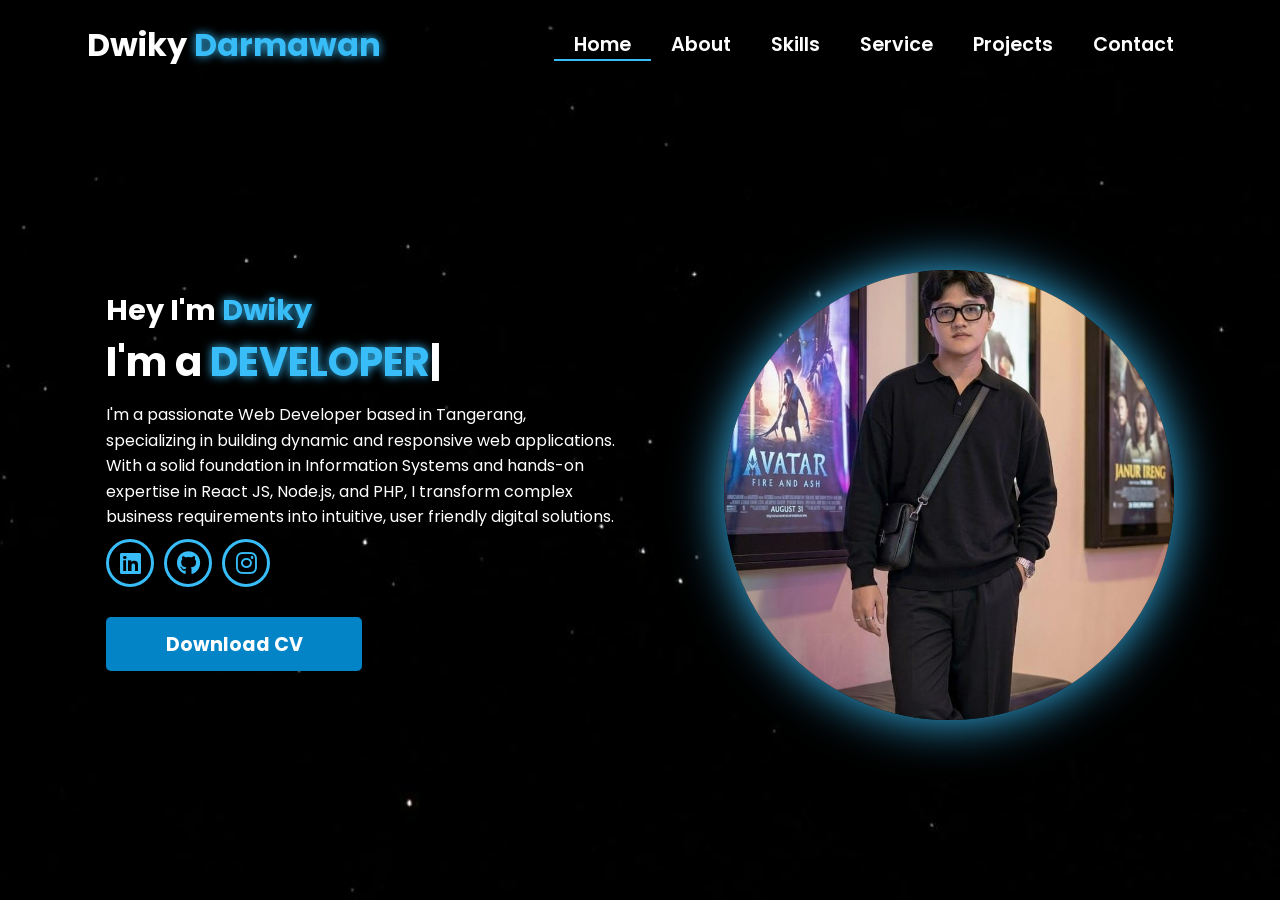
<file: index.html>
<!-- Subscrbe YouTube Tamzidan Mahdiyin  -->
<!doctype html>
<html lang="en">
  <head>
    <!-- Pengaturan karakter encoding untuk mendukung semua karakter Unicode -->
    <meta charset="UTF-8" />

    <!-- Pengaturan viewport untuk responsivitas pada perangkat mobile -->
    <meta name="viewport" content="width=device-width, initial-scale=1.0" />

    <!-- 
      Import Font Awesome untuk ikon sosial media dan navigasi
      Versi 6.5.1 dipilih untuk fitur dan ikon terbaru 
    -->
    <link
      rel="stylesheet"
      href="https://cdnjs.cloudflare.com/ajax/libs/font-awesome/6.5.1/css/all.min.css"
    />

    <!-- 
      Import AOS (Animate On Scroll) library
      Digunakan untuk membuat animasi scroll yang menarik 
    -->
    <link rel="stylesheet" href="https://unpkg.com/aos@next/dist/aos.css" />

    <!-- Import file CSS custom untuk styling tambahan -->
    <link rel="stylesheet" href="css/style.css" />
    <title>Portfolio Website</title>
  </head>

  <body>
    <!-- 
      Navigation Section
      - Menggunakan sistem grid untuk layout
      - Includes logo dan menu navigasi
      - Responsive dengan hamburger menu untuk mobile 
    -->
    <nav>
      <div class="nav-container">
        <!-- 
              Logo dengan animasi zoom-in
              data-aos-duration: 1500ms untuk animasi yang smooth 
            -->
        <div class="logo" data-aos="zoom-in" data-aos-duration="1500">
          Dwiky <span>Darmawan</span>
        </div>

        <!-- 
              Navigation Links
              - Menggunakan fade-up animation dengan delays bertingkat
              - Active class untuk halaman yang sedang aktif 
            -->
        <div class="links">
          <div
            class="link active"
            data-aos="fade-up"
            data-aos-duration="1500"
            data-aos-delay="100"
          >
            <a href="index.html">Home</a>
          </div>
          <div
            class="link"
            data-aos="fade-up"
            data-aos-duration="1500"
            data-aos-delay="200"
          >
            <a href="about.html">About</a>
          </div>
          <div
            class="link"
            data-aos="fade-up"
            data-aos-duration="1500"
            data-aos-delay="300"
          >
            <a href="skill.html">Skills</a>
          </div>
          <div
            class="link"
            data-aos="fade-up"
            data-aos-duration="1500"
            data-aos-delay="400"
          >
            <a href="service.html">Service</a>
          </div>
          <div
            class="link"
            data-aos="fade-up"
            data-aos-duration="1500"
            data-aos-delay="450"
          >
            <a href="projects.html">Projects</a>
          </div>
          <div
            class="link"
            data-aos="fade-up"
            data-aos-duration="1500"
            data-aos-delay="500"
          >
            <a href="contact.html">Contact</a>
          </div>
        </div>
      </div>

      <!-- 
          Hamburger Menu Icon
          - Muncul pada tampilan mobile
          - Menggunakan Font Awesome icon
          - onClick handler untuk membuka menu 
        -->
      <i class="fa-solid fa-bars hamburg" onclick="hamburg()"></i>

      <!-- 
          Dropdown Menu untuk Mobile
          - Berisi link navigasi yang sama
          - Muncul ketika hamburger menu diklik
          - Includes tombol close (x) 
        -->
      <div class="dropdown">
        <div class="links">
          <i class="fa-solid fa-xmark cancel" onclick="cancel()"></i>
          <a href="index.html">Home</a>
          <a href="about.html">About</a>
          <a href="skill.html">Skills</a>
          <a href="service.html">Service</a>
          <a href="projects.html">Projects</a>
          <a href="contact.html">Contact</a>
        </div>
      </div>
    </nav>

    <!-- 
      Main Content Section
      - Menggunakan grid untuk layout dua kolom
      - Includes teks intro dan gambar profil 
    -->
    <section>
      <div class="main-container">
        <!-- 
              Content Container
              - Berisi heading, typewriter effect, dan social links
              - Setiap elemen memiliki animasi AOS yang berbeda 
            -->
        <div class="content">
          <!-- Heading dengan fade-left animation -->
          <h1
            data-aos="fade-left"
            data-aos-duration="1500"
            data-aos-delay="700"
          >
            Hey I'm <span>Dwiky</span>
          </h1>

          <!-- 
                  Typewriter Effect
                  - Menggunakan JavaScript untuk animasi ketik
                  - Fade-right animation untuk container 
                -->
          <div
            data-aos="fade-right"
            data-aos-duration="1500"
            data-aos-delay="900"
            class="typewriter"
          >
            I'm a <span class="typewriter-text"></span><label for="">|</label>
          </div>

          <!-- Paragraf deskripsi dengan flip-down animation -->
          <p
            data-aos="flip-down"
            data-aos-duration="1500"
            data-aos-delay="1100"
          >
            I'm a passionate Web Developer based in Tangerang, specializing in
            building dynamic and responsive web applications. With a solid
            foundation in Information Systems and hands-on expertise in React
            JS, Node.js, and PHP, I transform complex business requirements into
            intuitive, user friendly digital solutions.
          </p>

          <!-- 
                  Social Media Links
                  - Menggunakan Font Awesome icons  
                  - Fade-up animation dengan delays bertingkat 
                -->
          <div class="social-links">
            <a
              href="https://www.linkedin.com/in/dwiky-darmawan-688bb9266"
              target="_blank"
              data-aos="fade-up"
              data-aos-duration="1500"
              data-aos-delay="1300"
            >
              <i class="fa-brands fa-linkedin"></i>
            </a>
            <a
              href="https://github.com/dwkky19"
              target="_blank"
              data-aos="fade-up"
              data-aos-duration="1500"
              data-aos-delay="1400"
            >
              <i class="fa-brands fa-github"></i>
            </a>
            <a
              href="https://www.instagram.com/dwkky_19"
              target="_blank"
              data-aos="fade-up"
              data-aos-duration="1500"
              data-aos-delay="1600"
            >
              <i class="fa-brands fa-instagram"></i>
            </a>
          </div>
          <!-- 
                  Download CV Button
                  - Zoom-out animation dengan delay terpanjang
                  - Styling didefinisikan di CSS 
                -->
          <div
            class="btn"
            data-aos="zoom-out"
            data-aos-duration="1500"
            data-aos-delay="1800"
          >
            <a href="CV_Dwiky_Darmawan.pdf" download="CV_Dwiky_Darmawan.pdf"
              ><button>Download CV</button></a
            >
          </div>
        </div>

        <!-- 
              Image Container
              - Menggunakan zoom-in animation
              - Durasi lebih panjang (3000ms) untuk efek dramatic 
            -->
        <div class="image" data-aos="zoom-in" data-aos-duration="3000">
          <img src="img/dwiky1.jpeg" alt="" />
        </div>
      </div>
    </section>

    <!-- 
      Script Imports
      - AOS library untuk animasi
      - Custom JavaScript untuk fungsionalitas tambahan 
    -->
    <script src="https://unpkg.com/aos@next/dist/aos.js"></script>
    <script>
      // Inisialisasi AOS dengan offset 0 untuk trigger tepat waktu
      AOS.init({ offset: 0 });
    </script>
    <script src="./js/script.js"></script>
  </body>
</html>
<!-- Subscrbe YouTube Tamzidan Mahdiyin  -->
</file>
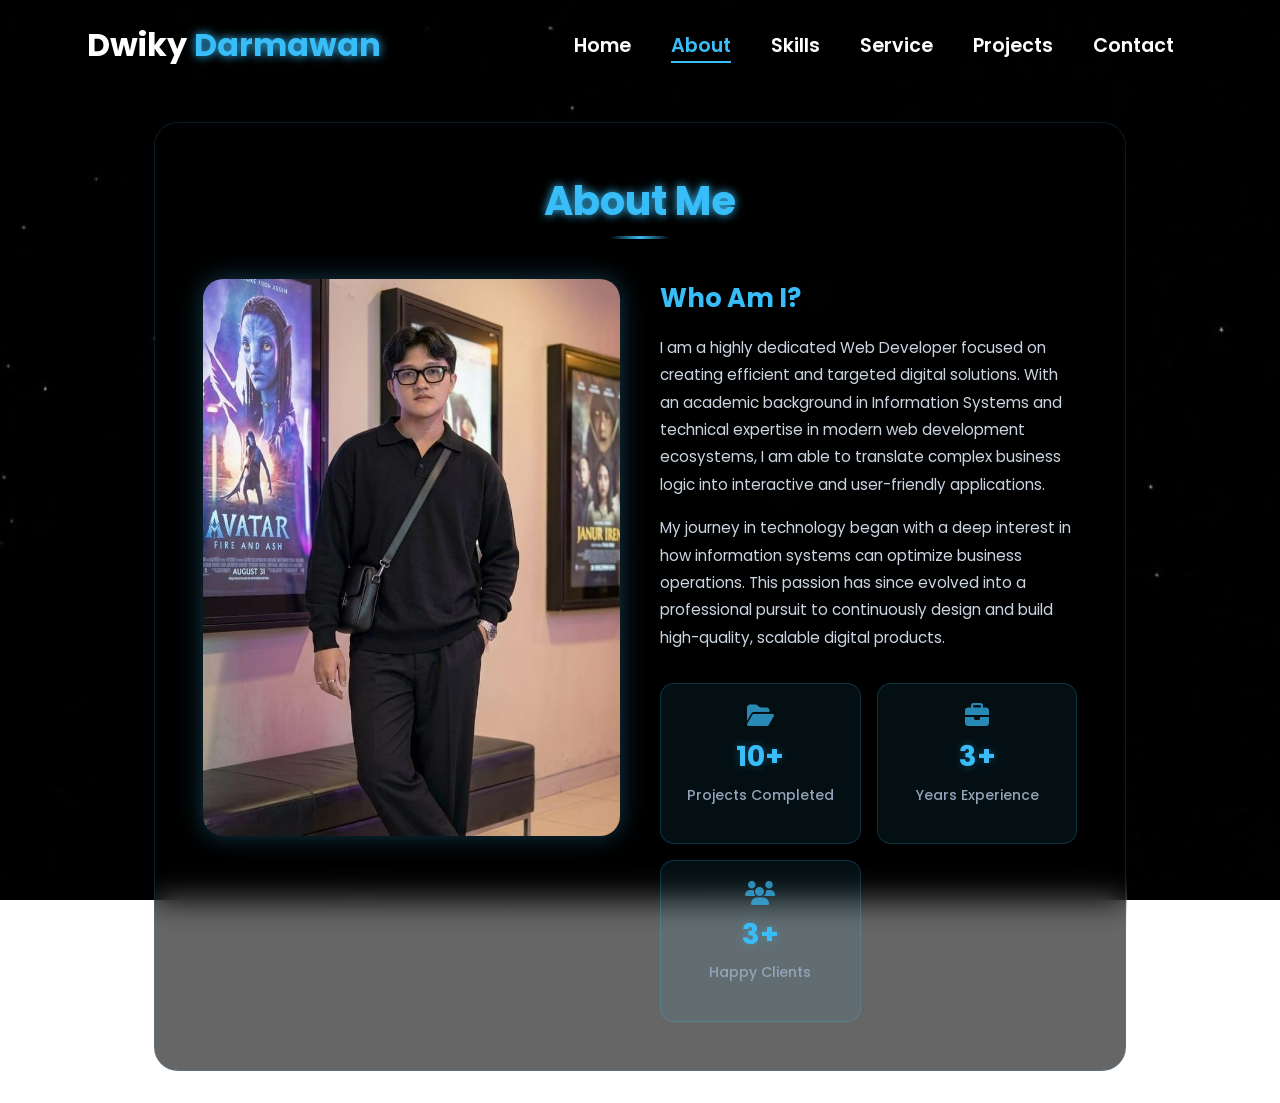
<file: about.html>
<!-- Subscribe Tamzidan Madiyin di YouTube -->

<!DOCTYPE html>
<html lang="en">

<head>
    <meta charset="UTF-8">
    <meta name="viewport" content="width=device-width, initial-scale=1.0">

    <!-- Link ke Font Awesome untuk ikon -->
    <link rel="stylesheet" href="https://cdnjs.cloudflare.com/ajax/libs/font-awesome/6.5.1/css/all.min.css">

    <!-- Link ke library animasi AOS -->
    <link rel="stylesheet" href="https://unpkg.com/aos@next/dist/aos.css" />

    <!-- CSS internal untuk styling halaman -->
    <style>
        /* 
          Import Google Font Poppins
          Font weight yang diimport: 100, 200, 300, 400, 500, 600 
        */
        @import url("https://fonts.googleapis.com/css2?family=Poppins:wght@100;200;300;400;500;600&display=swap");

        /* Reset CSS dan pengaturan default */
        * {
            padding: 0;
            margin: 0;
            font-family: "Poppins", sans-serif;
            box-sizing: border-box;
        }

        /* 
          Styling untuk body
          - Menggunakan background image
          - Cover seluruh viewport
          - Mencegah horizontal scroll
        */
        body {
            width: 100%;
            min-height: 100vh;
            background-image: url("./img/background.jpg");
            background-size: cover;
            background-position: center;
            background-attachment: fixed;
            overflow-x: hidden;
            position: relative;
        }

        /* Smooth scrolling */
        html {
            scroll-behavior: smooth;
        }

        /* 
          Navbar styling
        */
        nav {
            width: 100%;
            height: 10vh;
            position: relative;
            z-index: 1000;
        }

        /* Container untuk konten navbar */
        .nav-container {
            width: 100%;
            height: 100%;
            display: flex;
            justify-content: space-around;
            align-items: center;
        }

        /* 
          Logo styling
        */
        .logo {
            color: white;
            font-size: 2rem;
            font-weight: bold;
        }

        .logo span {
            color: #38bdf8;
            text-shadow: 0 0 10px #38bdf8;
        }

        /* 
          Hamburger dan Cancel button styling
        */
        .hamburg,
        .cancel {
            cursor: pointer;
            position: absolute;
            right: 15px;
            top: 10px;
            color: white;
            display: none;
            font-size: clamp(2.5rem, 0.5rem + 5vw, 3rem);
            transition: transform 0.3s ease;
            z-index: 200;
        }

        .hamburg:hover,
        .cancel:hover {
            transform: scale(1.1);
            color: #38bdf8;
        }

        /* 
          Navigation links container
        */
        .nav-container .links {
            display: flex;
        }

        /* 
          Individual navigation links
        */
        .nav-container .links a {
            font-size: 1.2rem;
            color: white;
            margin: 0 20px;
            text-decoration: none;
            font-weight: 550;
            transition: all 0.3s ease;
            position: relative;
        }

        .nav-container .links a::after {
            content: '';
            position: absolute;
            bottom: -4px;
            left: 0;
            width: 0;
            height: 2px;
            background: #38bdf8;
            transition: width 0.3s ease;
        }

        .nav-container .links a:hover {
            color: #38bdf8;
        }

        .nav-container .links a:hover::after {
            width: 100%;
        }

        /* Styling untuk link aktif */
        .nav-container .links .active a {
            color: #38bdf8;
        }

        .nav-container .links .active a::after {
            width: 100%;
        }

        /* 
          Dropdown menu untuk mobile view
        */
        .dropdown {
            z-index: 1000;
            position: fixed;
            top: 0;
            left: 0;
            right: 0;
            transform: translateY(-500px);
            width: 100%;
            height: auto;
            backdrop-filter: blur(8px) brightness(40%);
            background: rgba(15, 23, 42, 0.9);
            box-shadow: 0 0 20px black;
            transition: 0.3s cubic-bezier(0.25, 0.46, 0.45, 0.94);
        }

        .dropdown .links a {
            display: flex;
            color: white;
            text-decoration: none;
            padding: 15px 0;
            justify-content: center;
            align-items: center;
            transition: all 0.3s ease;
        }

        .dropdown .links a:hover {
            background-color: rgba(56, 189, 248, 0.2);
            color: #38bdf8;
        }

        /* About Section Styles */
        .about-container {
            width: 100%;
            min-height: 90vh;
            display: flex;
            justify-content: center;
            align-items: center;
            padding: 2rem;
            position: relative;
            z-index: 1;
        }

        .about-content {
            width: 80%;
            max-width: 1200px;
            background: rgba(0, 0, 0, 0.6);
            backdrop-filter: blur(15px);
            border: 1px solid rgba(56, 189, 248, 0.15);
            border-radius: 24px;
            padding: 3rem;
            color: white;
            transition: all 0.5s cubic-bezier(0.25, 0.46, 0.45, 0.94);
        }

        .about-header {
            text-align: center;
            margin-bottom: 2rem;
        }

        .about-header h1 {
            font-size: 2.5rem;
            color: #38bdf8;
            text-shadow: 0 0 10px #38bdf8;
            margin-bottom: 1rem;
            position: relative;
            display: inline-block;
        }

        .about-header h1::after {
            content: '';
            position: absolute;
            bottom: -8px;
            left: 50%;
            transform: translateX(-50%);
            width: 60px;
            height: 3px;
            background: linear-gradient(90deg, transparent, #38bdf8, transparent);
            border-radius: 2px;
        }

        .about-grid {
            display: grid;
            grid-template-columns: 1fr 1fr;
            gap: 2.5rem;
            align-items: start;
        }

        .about-image {
            width: 100%;
            aspect-ratio: 3/4;
            border-radius: 20px;
            overflow: hidden;
            box-shadow: 0 0 25px rgba(56, 189, 248, 0.3);
            position: relative;
            transition: all 0.5s cubic-bezier(0.25, 0.46, 0.45, 0.94);
        }

        .about-image::before {
            content: '';
            position: absolute;
            inset: 0;
            border-radius: 20px;
            padding: 2px;
            background: linear-gradient(135deg, #38bdf8, transparent, #38bdf8);
            -webkit-mask: linear-gradient(#fff 0 0) content-box, linear-gradient(#fff 0 0);
            -webkit-mask-composite: xor;
            mask-composite: exclude;
            z-index: 1;
            opacity: 0;
            transition: opacity 0.5s ease;
        }

        .about-image:hover::before {
            opacity: 1;
        }

        .about-image:hover {
            box-shadow: 0 0 40px rgba(56, 189, 248, 0.45);
            transform: translateY(-5px);
        }

        .about-image img {
            width: 100%;
            height: 100%;
            object-fit: cover;
            transition: transform 0.6s cubic-bezier(0.25, 0.46, 0.45, 0.94);
        }

        .about-image:hover img {
            transform: scale(1.05);
        }

        .about-text h2 {
            color: #38bdf8;
            margin-bottom: 1rem;
            font-size: 1.6rem;
        }

        .about-text p {
            line-height: 1.8;
            margin-bottom: 1rem;
            color: #cbd5e1;
            font-size: 0.95rem;
        }

        .stats {
            display: grid;
            grid-template-columns: repeat(2, 1fr);
            gap: 1rem;
            margin-top: 2rem;
        }

        .stat-item {
            background: rgba(56, 189, 248, 0.08);
            padding: 1.2rem;
            border-radius: 14px;
            text-align: center;
            border: 1px solid rgba(56, 189, 248, 0.2);
            cursor: pointer;
            transition: all 0.4s cubic-bezier(0.25, 0.46, 0.45, 0.94);
            position: relative;
            overflow: hidden;
            text-decoration: none;
            color: inherit;
            display: block;
        }

        .stat-item::before {
            content: '';
            position: absolute;
            top: 50%;
            left: 50%;
            width: 0;
            height: 0;
            background: rgba(56, 189, 248, 0.15);
            border-radius: 50%;
            transform: translate(-50%, -50%);
            transition: width 0.6s ease, height 0.6s ease;
        }

        .stat-item:hover::before {
            width: 300px;
            height: 300px;
        }

        .stat-item:hover {
            transform: translateY(-5px);
            border-color: #38bdf8;
            box-shadow: 0 8px 25px rgba(56, 189, 248, 0.25);
        }

        .stat-item h3 {
            color: #38bdf8;
            font-size: 1.8rem;
            margin-bottom: 0.3rem;
            position: relative;
            z-index: 1;
            text-shadow: 0 0 8px rgba(56, 189, 248, 0.3);
        }

        .stat-item p {
            position: relative;
            z-index: 1;
            font-size: 0.88rem;
            color: #94a3b8;
            font-weight: 500;
        }

        .stat-item i {
            font-size: 1.5rem;
            color: #38bdf8;
            margin-bottom: 0.5rem;
            position: relative;
            z-index: 1;
            display: block;
            opacity: 0.7;
            transition: opacity 0.3s ease;
        }

        .stat-item:hover i {
            opacity: 1;
        }

        /* Content Grid (for experience/clients views) */
        .content-grid {
            display: grid;
            grid-template-columns: repeat(auto-fit, minmax(280px, 1fr));
            gap: 2rem;
            padding: 2rem 0;
        }

        .content-card {
            background: rgba(56, 189, 248, 0.08);
            border: 1px solid rgba(56, 189, 248, 0.15);
            border-radius: 16px;
            overflow: hidden;
            transition: all 0.4s cubic-bezier(0.25, 0.46, 0.45, 0.94);
            cursor: pointer;
        }

        .content-card:hover {
            transform: translateY(-8px);
            box-shadow: 0 12px 30px rgba(56, 189, 248, 0.2);
            border-color: rgba(56, 189, 248, 0.4);
        }

        .card-image {
            width: 100%;
            height: 200px;
            overflow: hidden;
        }

        .card-image img {
            width: 100%;
            height: 100%;
            object-fit: cover;
            transition: transform 0.5s ease;
        }

        .content-card:hover .card-image img {
            transform: scale(1.08);
        }

        .card-info {
            padding: 1.5rem;
        }

        .card-info h3 {
            color: #38bdf8;
            margin-bottom: 0.5rem;
        }

        .card-info h4 {
            color: #94a3b8;
            font-weight: 400;
            font-size: 0.9rem;
            margin-bottom: 0.5rem;
        }

        .card-info p {
            font-size: 0.9rem;
            margin-bottom: 1rem;
            color: #cbd5e1;
            line-height: 1.6;
        }

        .card-info .technologies {
            display: flex;
            flex-wrap: wrap;
            gap: 0.5rem;
            margin-top: 1rem;
        }

        .technology-tag {
            background: rgba(56, 189, 248, 0.12);
            border: 1px solid rgba(56, 189, 248, 0.25);
            padding: 0.3rem 0.8rem;
            border-radius: 20px;
            font-size: 0.78rem;
            color: #38bdf8;
            font-weight: 500;
        }

        .back-button {
            display: inline-flex;
            align-items: center;
            gap: 8px;
            padding: 0.7rem 1.5rem;
            background: rgba(56, 189, 248, 0.15);
            color: #38bdf8;
            border: 1px solid rgba(56, 189, 248, 0.3);
            border-radius: 10px;
            text-decoration: none;
            margin-bottom: 2rem;
            transition: all 0.3s ease;
            font-weight: 500;
        }

        .back-button:hover {
            background: #38bdf8;
            color: #0f172a;
            transform: translateX(-5px);
            box-shadow: 0 0 20px rgba(56, 189, 248, 0.3);
        }

        .award-icon {
            font-size: 2rem;
            color: #38bdf8;
            margin-bottom: 1rem;
        }

        .client-testimonial {
            font-style: italic;
            margin-top: 1rem;
            padding: 1rem;
            background: rgba(56, 189, 248, 0.05);
            border-left: 3px solid rgba(56, 189, 248, 0.3);
            border-radius: 0 10px 10px 0;
        }

        .period {
            color: #38bdf8 !important;
            font-size: 0.85rem !important;
            font-weight: 500;
        }

        /* ===== Experience Section Enhanced Styles ===== */
        .experience-section {
            margin-bottom: 3rem;
        }

        .experience-section .section-label {
            display: inline-flex;
            align-items: center;
            gap: 8px;
            font-size: 0.85rem;
            font-weight: 600;
            color: #38bdf8;
            text-transform: uppercase;
            letter-spacing: 2px;
            margin-bottom: 1.5rem;
            opacity: 0.8;
        }

        .experience-section .section-label i {
            font-size: 0.7rem;
        }

        /* Timeline */
        .timeline {
            position: relative;
            padding-left: 40px;
        }

        .timeline::before {
            content: '';
            position: absolute;
            left: 14px;
            top: 0;
            bottom: 0;
            width: 2px;
            background: linear-gradient(to bottom, #38bdf8, rgba(56, 189, 248, 0.1));
        }

        .timeline-item {
            position: relative;
            margin-bottom: 2.5rem;
            padding: 0;
        }

        .timeline-item:last-child {
            margin-bottom: 0;
        }

        .timeline-dot {
            position: absolute;
            left: -33px;
            top: 6px;
            width: 16px;
            height: 16px;
            border-radius: 50%;
            background: #0f172a;
            border: 3px solid #38bdf8;
            box-shadow: 0 0 12px rgba(56, 189, 248, 0.5);
            z-index: 2;
        }

        .timeline-item:first-child .timeline-dot {
            background: #38bdf8;
            animation: pulseTimeline 2s ease-in-out infinite;
        }

        @keyframes pulseTimeline {
            0%, 100% { box-shadow: 0 0 12px rgba(56, 189, 248, 0.5); }
            50% { box-shadow: 0 0 22px rgba(56, 189, 248, 0.8); }
        }

        .timeline-card {
            background: rgba(56, 189, 248, 0.06);
            border: 1px solid rgba(56, 189, 248, 0.15);
            border-radius: 16px;
            padding: 1.8rem;
            transition: all 0.4s cubic-bezier(0.25, 0.46, 0.45, 0.94);
        }

        .timeline-card:hover {
            transform: translateX(8px);
            border-color: rgba(56, 189, 248, 0.4);
            box-shadow: 0 8px 30px rgba(56, 189, 248, 0.15);
        }

        .timeline-header {
            display: flex;
            justify-content: space-between;
            align-items: flex-start;
            flex-wrap: wrap;
            gap: 0.5rem;
            margin-bottom: 0.8rem;
        }

        .timeline-header h3 {
            color: white;
            font-size: 1.2rem;
            font-weight: 600;
        }

        .timeline-badge {
            background: rgba(56, 189, 248, 0.15);
            color: #38bdf8;
            border: 1px solid rgba(56, 189, 248, 0.3);
            padding: 4px 14px;
            border-radius: 20px;
            font-size: 0.78rem;
            font-weight: 600;
            white-space: nowrap;
        }

        .timeline-company {
            display: flex;
            align-items: center;
            gap: 8px;
            color: #94a3b8;
            font-size: 0.92rem;
            margin-bottom: 1rem;
        }

        .timeline-company i {
            color: #38bdf8;
            font-size: 0.85rem;
        }

        .timeline-description {
            color: #cbd5e1;
            font-size: 0.92rem;
            line-height: 1.7;
            margin-bottom: 1.2rem;
        }

        /* Project highlights inside experience */
        .project-highlights {
            margin-top: 1rem;
        }

        .project-highlight {
            display: flex;
            gap: 12px;
            padding: 1rem;
            background: rgba(0, 0, 0, 0.25);
            border-radius: 12px;
            margin-bottom: 0.8rem;
            border-left: 3px solid rgba(56, 189, 248, 0.4);
            transition: all 0.3s ease;
        }

        .project-highlight:hover {
            background: rgba(0, 0, 0, 0.35);
            border-left-color: #38bdf8;
        }

        .project-highlight:last-child {
            margin-bottom: 0;
        }

        .project-highlight-icon {
            flex-shrink: 0;
            width: 38px;
            height: 38px;
            border-radius: 10px;
            background: rgba(56, 189, 248, 0.12);
            display: flex;
            align-items: center;
            justify-content: center;
            color: #38bdf8;
            font-size: 1rem;
        }

        .project-highlight-info h4 {
            color: white;
            font-size: 0.95rem;
            font-weight: 600;
            margin-bottom: 4px;
        }

        .project-highlight-info p {
            color: #94a3b8;
            font-size: 0.82rem;
            line-height: 1.5;
            margin-bottom: 0.6rem;
        }

        .project-highlight-info .tech-tags {
            display: flex;
            flex-wrap: wrap;
            gap: 6px;
        }

        .tech-tags .tag {
            background: rgba(56, 189, 248, 0.1);
            color: #38bdf8;
            border: 1px solid rgba(56, 189, 248, 0.2);
            padding: 2px 10px;
            border-radius: 12px;
            font-size: 0.72rem;
            font-weight: 500;
        }

        /* Skills Grid Section */
        .skills-section {
            margin-top: 1rem;
        }

        .skills-section .section-label {
            display: inline-flex;
            align-items: center;
            gap: 8px;
            font-size: 0.85rem;
            font-weight: 600;
            color: #38bdf8;
            text-transform: uppercase;
            letter-spacing: 2px;
            margin-bottom: 1.5rem;
            opacity: 0.8;
        }

        .skill-category-row {
            margin-bottom: 2rem;
        }

        .skill-category-row:last-child {
            margin-bottom: 0;
        }

        .skill-cat-label {
            display: flex;
            align-items: center;
            gap: 10px;
            margin-bottom: 1rem;
        }

        .skill-cat-label i {
            color: #38bdf8;
            font-size: 1.1rem;
            width: 36px;
            height: 36px;
            display: flex;
            align-items: center;
            justify-content: center;
            background: rgba(56, 189, 248, 0.1);
            border-radius: 10px;
        }

        .skill-cat-label h4 {
            color: white;
            font-size: 1rem;
            font-weight: 600;
        }

        .skill-badges {
            display: flex;
            flex-wrap: wrap;
            gap: 10px;
            padding-left: 46px;
        }

        .skill-badge {
            display: inline-flex;
            align-items: center;
            gap: 6px;
            background: rgba(56, 189, 248, 0.08);
            border: 1px solid rgba(56, 189, 248, 0.2);
            padding: 8px 16px;
            border-radius: 25px;
            color: #e2e8f0;
            font-size: 0.85rem;
            font-weight: 500;
            transition: all 0.3s ease;
            cursor: default;
        }

        .skill-badge:hover {
            background: rgba(56, 189, 248, 0.18);
            border-color: #38bdf8;
            transform: translateY(-3px);
            box-shadow: 0 6px 16px rgba(56, 189, 248, 0.2);
            color: #38bdf8;
        }

        .skill-badge i {
            color: #38bdf8;
            font-size: 0.9rem;
        }

        .divider {
            width: 100%;
            height: 1px;
            background: linear-gradient(90deg, transparent, rgba(56, 189, 248, 0.3), transparent);
            margin: 2.5rem 0;
        }

        @media (max-width: 640px) {
            .timeline {
                padding-left: 30px;
            }

            .timeline::before {
                left: 10px;
            }

            .timeline-dot {
                left: -26px;
                width: 12px;
                height: 12px;
            }

            .timeline-card {
                padding: 1.2rem;
            }

            .timeline-header {
                flex-direction: column;
            }

            .project-highlight {
                flex-direction: column;
                gap: 8px;
            }

            .skill-badges {
                padding-left: 0;
            }
        }

        /* Fade transition for content */
        .about-content {
            animation: fadeInUp 0.6s cubic-bezier(0.25, 0.46, 0.45, 0.94);
        }

        @keyframes fadeInUp {
            from {
                opacity: 0;
                transform: translateY(20px);
            }
            to {
                opacity: 1;
                transform: translateY(0);
            }
        }

        @keyframes pulseGlow {
            0%, 100% {
                box-shadow: 0 0 20px rgba(56, 189, 248, 0.2);
            }
            50% {
                box-shadow: 0 0 30px rgba(56, 189, 248, 0.4);
            }
        }


        @media (max-width: 884px) {
            .about-grid {
                grid-template-columns: 1fr;
            }

            nav .logo {
                position: absolute;
                top: 16px;
                left: 15px;
                font-size: 1.5rem;
            }

            .nav-container .links {
                display: none;
            }

            .hamburg,
            .cancel {
                display: block;
            }
        }

        @media (max-width: 440px) {
            .about-container {
                padding: 1rem;
            }

            .about-content {
                width: 95%;
                padding: 1.5rem;
            }

            .about-header h1 {
                font-size: 1.8rem;
            }

            .about-text h2 {
                font-size: 1.4rem;
            }

            .about-text p {
                font-size: 0.9rem;
                line-height: 1.4;
            }

            .about-image {
                width: 100%;
                max-height: 300px;
            }

            .stats {
                grid-template-columns: repeat(2, 1fr);
                gap: 0.8rem;
            }

            .stat-item {
                padding: 0.8rem;
            }

            .stat-item h3 {
                font-size: 1.2rem;
            }

            .stat-item p {
                font-size: 0.8rem;
            }

            .stat-item a {
                padding: 0.5rem;
                display: block;
            }
        }
    </style>
    <title>About - Portfolio Website</title>
</head>

<body>

    <!-- Navigasi -->
    <nav>
        <div class="nav-container">
            <div class="logo" data-aos="zoom-in" data-aos-duration="1500">
                Dwiky <span>Darmawan</span>
            </div>
            <div class="links">
                <div class="link" data-aos="fade-up" data-aos-duration="1500" data-aos-delay="100"><a
                        href="index.html">Home</a></div>
                <div class="link active" data-aos="fade-up" data-aos-duration="1500" data-aos-delay="200"><a
                        href="about.html">About</a></div>
                <div class="link" data-aos="fade-up" data-aos-duration="1500" data-aos-delay="300"><a
                        href="skill.html">Skills</a></div>
                <div class="link" data-aos="fade-up" data-aos-duration="1500" data-aos-delay="400"><a
                        href="service.html">Service</a></div>
                <div class="link" data-aos="fade-up" data-aos-duration="1500" data-aos-delay="450"><a
                        href="projects.html">Projects</a></div>
                <div class="link" data-aos="fade-up" data-aos-duration="1500" data-aos-delay="500"><a
                        href="contact.html">Contact</a></div>
            </div>
        </div>
        <i class="fa-solid fa-bars hamburg" onclick="hamburg()"></i>
        <div class="dropdown">
            <div class="links">
                <a href="index.html">Home</a>
                <a href="about.html">About</a>
                <a href="skill.html">Skills</a>
                <a href="service.html">Service</a>
                <a href="projects.html">Projects</a>
                <a href="contact.html">Contact</a>
                <i class="fa-solid fa-xmark cancel" onclick="cancel()"></i>
            </div>
        </div>
    </nav>

    <!-- Konten utama halaman About -->
    <div class="about-container">
        <div class="about-content" id="aboutContent">
            <!-- Bagian header -->
            <div class="about-header" data-aos="fade-down" data-aos-duration="1500">
                <h1>About Me</h1>
            </div>

            <!-- Grid untuk gambar dan teks deskripsi -->
            <div class="about-grid">
                <div class="about-image" data-aos="fade-right" data-aos-duration="1500">
                    <img src="img/dwiky1.jpeg" alt="About Image">
                </div>
                <div class="about-text" data-aos="fade-left" data-aos-duration="1500">
                    <h2>Who Am I?</h2>
                    <p>I am a highly dedicated Web Developer focused on creating efficient and targeted digital solutions. With an academic background in Information Systems and technical expertise in modern web development ecosystems, I am able to translate complex business logic into interactive and user-friendly applications.</p>
                    <p>My journey in technology began with a deep interest in how information systems can optimize business operations. This passion has since evolved into a professional pursuit to continuously design and build high-quality, scalable digital products.</p>

                    <div class="stats">
                        <a href="projects.html" class="stat-item" data-aos="zoom-in" data-aos-duration="1500" data-aos-delay="200">
                            <i class="fas fa-folder-open"></i>
                            <h3>10+</h3>
                            <p>Projects Completed</p>
                        </a>
                        <div class="stat-item" data-aos="zoom-in" data-aos-duration="1500" data-aos-delay="400"
                            onclick="showExperience()">
                            <i class="fas fa-briefcase"></i>
                            <h3>3+</h3>
                            <p>Years Experience</p>
                        </div>
                        <div class="stat-item" data-aos="zoom-in" data-aos-duration="1500" data-aos-delay="600"
                            onclick="showClients()">
                            <i class="fas fa-users"></i>
                            <h3>3+</h3>
                            <p>Happy Clients</p>
                        </div>
                    </div>
                </div>
            </div>
        </div>

        <!-- Link ke library animasi AOS -->
        <script src="https://unpkg.com/aos@next/dist/aos.js"></script>

        <!-- JavaScript untuk interaksi dan animasi halaman -->
        <script>

            // Inisialisasi library AOS
            AOS.init({ offset: 0 });

            // Fungsi untuk menampilkan menu hamburger
            function hamburg() {
                const navbar = document.querySelector(".dropdown")
                navbar.style.transform = "translateY(0px)"
            }

            // Fungsi untuk menyembunyikan menu hamburger
            function cancel() {
                const navbar = document.querySelector(".dropdown")
                navbar.style.transform = "translateY(-500px)"
            }

            // Fungsi untuk menampilkan daftar Experience
            function showExperience() {
                const aboutContent = document.getElementById('aboutContent');
                aboutContent.style.opacity = '0';
                aboutContent.style.transform = 'translateY(20px)';
                
                setTimeout(() => {
                    aboutContent.innerHTML = `
                    <a href="about.html" class="back-button">
                        <i class="fas fa-arrow-left"></i> Back
                    </a>
                    <div class="about-header">
                        <h1>My Experience</h1>
                    </div>

                    <!-- Experience Timeline -->
                    <div class="experience-section">
                        <div class="section-label">
                            <i class="fas fa-briefcase"></i> Professional Experience
                        </div>
                        <div class="timeline">
                            ${generateExperienceCards()}
                        </div>
                    </div>

                    <div class="divider"></div>

                    <!-- Tech Skills -->
                    <div class="skills-section">
                        <div class="section-label">
                            <i class="fas fa-code"></i> Tech Stack & Tools
                        </div>
                        ${generateSkillBadges()}
                    </div>
                `;
                    aboutContent.style.opacity = '1';
                    aboutContent.style.transform = 'translateY(0)';
                    AOS.refresh();
                }, 300);
            }

            // Fungsi untuk menampilkan daftar Clients
            function showClients() {
                const aboutContent = document.getElementById('aboutContent');
                aboutContent.style.opacity = '0';
                aboutContent.style.transform = 'translateY(20px)';
                
                setTimeout(() => {
                    aboutContent.innerHTML = `
                    <a href="about.html" class="back-button">
                        <i class="fas fa-arrow-left"></i> Back
                    </a>
                    <div class="about-header" data-aos="fade-down" data-aos-duration="1500">
                        <h1>Client Success Stories</h1>
                    </div>
                    <div class="content-grid">
                        ${generateClientCards()}
                    </div>
                `;
                    aboutContent.style.opacity = '1';
                    aboutContent.style.transform = 'translateY(0)';
                    AOS.refresh();
                }, 300);
            }

            // Fungsi pembantu untuk menghasilkan kartu experience
            function generateExperienceCards() {
                const experiences = [
                    {
                        title: "Web Developer (Freelance)",
                        company: "Independent Projects, Banten",
                        period: "2023 - Present",
                        description: "Merancang dan mengembangkan berbagai aplikasi web untuk kebutuhan bisnis lokal, mulai dari sistem keuangan hingga aplikasi pemesanan dengan integrasi payment gateway.",
                        projects: [
                            {
                                name: "Sistem Keuangan & Penagihan",
                                client: "CV Ucok Marpaung",
                                desc: "Aplikasi web dengan fitur peringatan dini (early warning system) untuk mengoptimalkan efisiensi dan meminimalkan keterlambatan pembayaran.",
                                icon: "fa-file-invoice-dollar",
                                techs: ["PHP", "Laravel", "MySQL", "Bootstrap"]
                            },
                            {
                                name: "Sistem Point of Sale / POS",
                                client: "Toko JK, Pasar Jati Kota Tangerang",
                                desc: "Sistem kasir berbasis web untuk mempermudah pencatatan transaksi secara real-time dan manajemen inventaris/stok barang.",
                                icon: "fa-cash-register",
                                techs: ["PHP", "Laravel", "MySQL", "JavaScript"]
                            },
                            {
                                name: "Aplikasi Pemesanan & Payment Gateway",
                                client: "Cafe N",
                                desc: "Aplikasi pemesanan berbasis web yang terintegrasi langsung dengan payment gateway untuk memfasilitasi transaksi pembayaran pelanggan secara otomatis, cepat, dan aman.",
                                icon: "fa-credit-card",
                                techs: ["PHP", "Laravel", "MySQL", "Midtrans API"]
                            }
                        ]
                    }
                ];

                return experiences.map((exp, index) => `
                <div class="timeline-item" data-aos="fade-up" data-aos-delay="${index * 200}">
                    <div class="timeline-dot"></div>
                    <div class="timeline-card">
                        <div class="timeline-header">
                            <h3>${exp.title}</h3>
                            <span class="timeline-badge">${exp.period}</span>
                        </div>
                        <div class="timeline-company">
                            <i class="fas fa-map-marker-alt"></i>
                            ${exp.company}
                        </div>
                        <p class="timeline-description">${exp.description}</p>
                        <div class="project-highlights">
                            ${exp.projects.map(proj => `
                            <div class="project-highlight">
                                <div class="project-highlight-icon">
                                    <i class="fas ${proj.icon}"></i>
                                </div>
                                <div class="project-highlight-info">
                                    <h4>${proj.name}</h4>
                                    <p>${proj.client} — ${proj.desc}</p>
                                    <div class="tech-tags">
                                        ${proj.techs.map(t => `<span class="tag">${t}</span>`).join('')}
                                    </div>
                                </div>
                            </div>
                            `).join('')}
                        </div>
                    </div>
                </div>
            `).join('');
            }

            // Fungsi pembantu untuk menghasilkan skill badges
            function generateSkillBadges() {
                const categories = [
                    {
                        label: "Frontend",
                        icon: "fa-laptop-code",
                        skills: [
                            { name: "HTML5", icon: "fa-brands fa-html5" },
                            { name: "CSS3", icon: "fa-brands fa-css3-alt" },
                            { name: "JavaScript", icon: "fa-brands fa-js" },
                            { name: "React", icon: "fa-brands fa-react" },
                            { name: "Alpine.js", icon: "fa-solid fa-mountain" },
                            { name: "Bootstrap", icon: "fa-brands fa-bootstrap" }
                        ]
                    },
                    {
                        label: "Backend & Database",
                        icon: "fa-server",
                        skills: [
                            { name: "PHP", icon: "fa-brands fa-php" },
                            { name: "Laravel", icon: "fa-brands fa-laravel" },
                            { name: "MySQL", icon: "fa-solid fa-database" },
                            { name: "PostgreSQL", icon: "fa-solid fa-database" },
                            { name: "PhpMyAdmin", icon: "fa-solid fa-table" }
                        ]
                    },
                    {
                        label: "DevOps & Tools",
                        icon: "fa-tools",
                        skills: [
                            { name: "Docker", icon: "fa-brands fa-docker" },
                            { name: "GitHub Pages", icon: "fa-brands fa-github" },
                            { name: "Vercel", icon: "fa-solid fa-rocket" },
                            { name: "Hostinger", icon: "fa-solid fa-globe" },
                            { name: "NPM", icon: "fa-brands fa-npm" },
                            { name: "Postman", icon: "fa-solid fa-paper-plane" },
                            { name: "Markdown", icon: "fa-brands fa-markdown" }
                        ]
                    },
                    {
                        label: "Design & AI",
                        icon: "fa-palette",
                        skills: [
                            { name: "Figma", icon: "fa-brands fa-figma" },
                            { name: "Canva", icon: "fa-solid fa-pen-nib" },
                            { name: "Adobe Lightroom", icon: "fa-solid fa-camera" },
                            { name: "Google Gemini", icon: "fa-solid fa-robot" },
                            { name: "Claude AI", icon: "fa-solid fa-brain" }
                        ]
                    }
                ];

                return categories.map(cat => `
                    <div class="skill-category-row">
                        <div class="skill-cat-label">
                            <i class="fas ${cat.icon}"></i>
                            <h4>${cat.label}</h4>
                        </div>
                        <div class="skill-badges">
                            ${cat.skills.map(s => `
                                <div class="skill-badge">
                                    <i class="${s.icon}"></i>
                                    ${s.name}
                                </div>
                            `).join('')}
                        </div>
                    </div>
                `).join('');
            }

            // Fungsi pembantu untuk menghasilkan kartu client
            function generateClientCards() {
                const clients = [
                    {
                        name: "CV Ucok Marpaung",
                        company: "Sistem Keuangan & Penagihan",
                        image: "img/zoro.jpg",
                        testimonial: "Sistem keuangan yang dibangun sangat membantu kami dalam memantau penagihan dan mengurangi keterlambatan pembayaran secara signifikan."
                    },
                    {
                        name: "Toko JK",
                        company: "Pasar Jati, Kota Tangerang",
                        image: "img/zoro.jpg",
                        testimonial: "Sistem POS nya sangat mudah digunakan, pencatatan transaksi jadi lebih cepat dan akurat. Stok barang juga terkontrol dengan baik."
                    },
                    {
                        name: "Cafe N",
                        company: "Aplikasi Pemesanan Online",
                        image: "img/zoro.jpg",
                        testimonial: "Aplikasi pemesanan dengan payment gateway sangat memudahkan pelanggan kami. Transaksi jadi lebih cepat dan aman!"
                    }
                ];

                return clients.map((client, index) => `
                <div class="content-card" data-aos="fade-up" data-aos-delay="${index * 150}">
                    <div class="card-image">
                        <img src="${client.image}" alt="${client.name}">
                    </div>
                    <div class="card-info">
                        <h3>${client.name}</h3>
                        <h4>${client.company}</h4>
                        <p class="client-testimonial">"${client.testimonial}"</p>
                    </div>
                </div>
            `).join('');
            }

        </script>
</body>

</html>
</file>
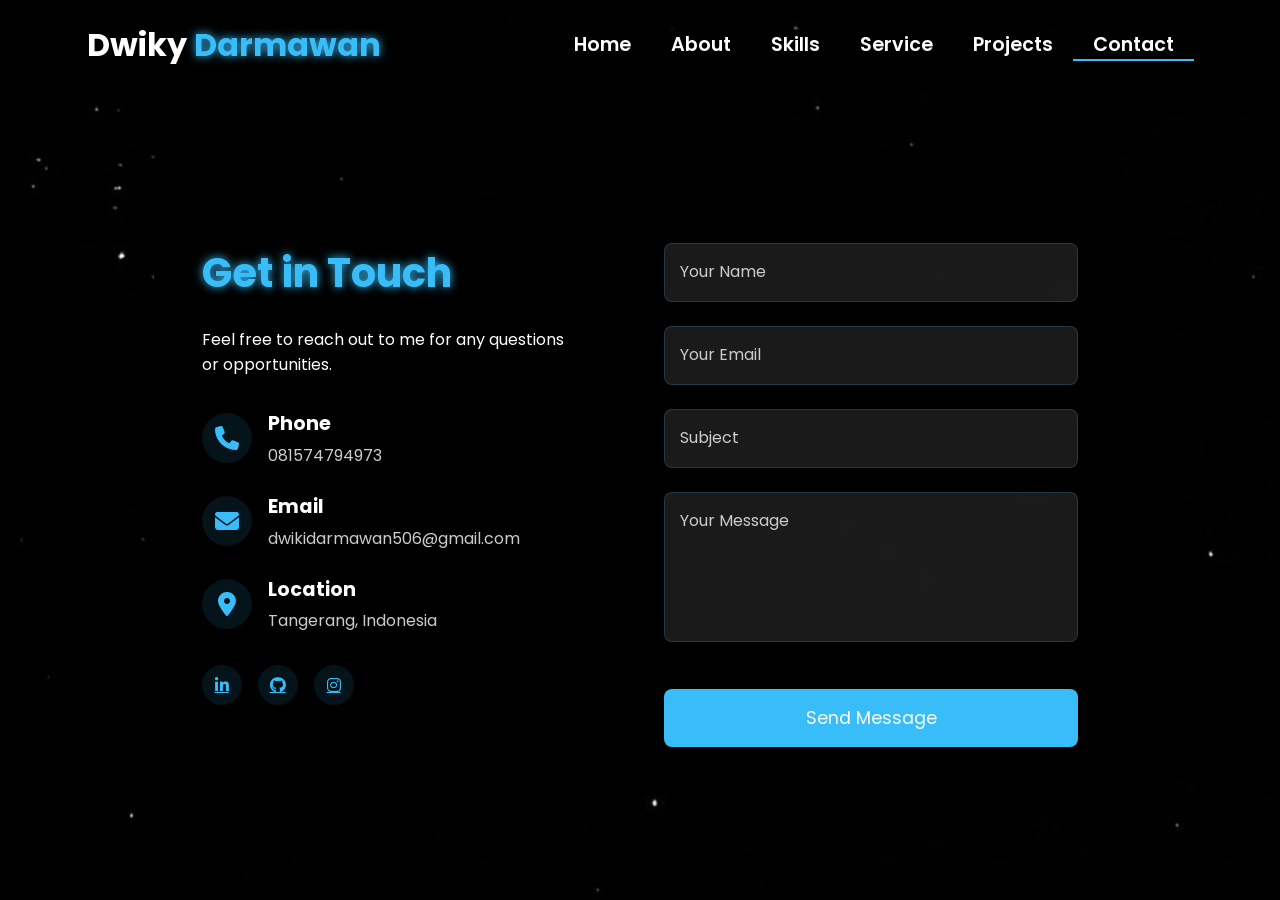
<file: contact.html>
<!DOCTYPE html>
<html lang="en">

<head>
    <meta charset="UTF-8">
    <meta name="viewport" content="width=device-width, initial-scale=1.0">
    <link rel="stylesheet" href="https://cdnjs.cloudflare.com/ajax/libs/font-awesome/6.5.1/css/all.min.css">
    <link rel="stylesheet" href="https://unpkg.com/aos@next/dist/aos.css" />
    <style>
        @import url("https://fonts.googleapis.com/css2?family=Poppins:wght@100;200;300;400;500;600&display=swap");

        * {
            padding: 0;
            margin: 0;
            font-family: "Poppins", sans-serif;
            box-sizing: border-box;
        }

        body {
            width: 100%;
            height: 100vh;
            background-image: url("./img/background.jpg");
            background-size: cover;
            overflow: auto;
            position: relative;
        }

        nav {
            width: 100%;
            height: 10vh;
            position: relative;
            z-index: 1000;
        }

        .nav-container {
            width: 100%;
            height: 100%;
            display: flex;
            justify-content: space-around;
            align-items: center;
        }

        .logo {
            color: white;
            font-size: 2rem;
            font-weight: bold;
        }

        .logo span {
            color: #38bdf8;
            text-shadow: 0 0 10px #38bdf8;
        }

        .hamburg,
        .cancel {
            cursor: pointer;
            position: absolute;
            right: 15px;
            top: 10px;
            color: white;
            display: none;
            font-size: clamp(2.5rem, 0.5rem + 5vw, 3rem);
        }

        .nav-container .links {
            display: flex;
        }

        .nav-container .links a {
            font-size: 1.2rem;
            color: white;
            margin: 0 20px;
            text-decoration: none;
            font-weight: 550;
            transition: 0.3s linear;
        }

        .nav-container .links a:hover {
            color: #38bdf8;
            border-bottom: 2px solid #38bdf8;
        }

        .nav-container .links .active {
            color: #38bdf8;
            border-bottom: 2px solid #38bdf8;
        }

        .dropdown {
            z-index: 1000;
            position: fixed;
            top: 0;
            left: 0;
            right: 0;
            transform: translateY(-500px);
            width: 100%;
            height: auto;
            backdrop-filter: blur(4px) brightness(40%);
            box-shadow: 0 0 20px black;
            transition: 0.2s linear;
        }

        .dropdown .links a {
            display: flex;
            color: white;
            text-decoration: none;
            padding: 15px 0;
            justify-content: center;
            align-items: center;
            transition: 0.2s linear;
        }

        .dropdown .links a:hover {
            background-color: #38bdf8;
        }

        /* Contact Section Styles */
        .contact-container {
            width: 100%;
            min-height: 90vh;
            display: flex;
            justify-content: center;
            align-items: center;
            padding: 2rem;
        }

        .contact-content {
            width: 80%;
            max-width: 1200px;
            background: rgba(0, 0, 0, 0.7);
            backdrop-filter: blur(10px);
            border-radius: 20px;
            padding: 3rem;
            color: white;
            display: grid;
            grid-template-columns: 1fr 1fr;
            gap: 3rem;
        }

        .contact-info {
            padding-right: 2rem;
        }

        .contact-header h1 {
            font-size: 2.5rem;
            color: #38bdf8;
            text-shadow: 0 0 10px #38bdf8;
            margin-bottom: 1.5rem;
        }

        .contact-details {
            margin-top: 2rem;
        }

        .contact-item {
            display: flex;
            align-items: center;
            margin-bottom: 1.5rem;
        }

        .contact-icon {
            width: 50px;
            height: 50px;
            background: rgba(56, 189, 248, 0.1);
            border-radius: 50%;
            display: flex;
            justify-content: center;
            align-items: center;
            margin-right: 1rem;
        }

        .contact-icon i {
            font-size: 1.5rem;
            color: #38bdf8;
        }

        .contact-text h3 {
            font-size: 1.2rem;
            margin-bottom: 0.3rem;
        }

        .contact-text p {
            color: #cccccc;
        }

        .contact-form form {
            display: flex;
            flex-direction: column;
            gap: 1.5rem;
        }

        .form-group {
            position: relative;
        }

        .form-group input,
        .form-group textarea {
            width: 100%;
            padding: 1rem;
            background: rgba(255, 255, 255, 0.1);
            border: 1px solid rgba(56, 189, 248, 0.2);
            border-radius: 8px;
            color: white;
            font-size: 1rem;
            transition: all 0.3s ease;
        }

        .form-group textarea {
            height: 150px;
            resize: none;
        }

        .form-group input:focus,
        .form-group textarea:focus {
            outline: none;
            border-color: #38bdf8;
            box-shadow: 0 0 10px rgba(56, 189, 248, 0.2);
        }

        .form-group label {
            position: absolute;
            left: 1rem;
            top: 1rem;
            color: #cccccc;
            transition: all 0.3s ease;
            pointer-events: none;
        }

        .form-group input:focus~label,
        .form-group input:valid~label,
        .form-group textarea:focus~label,
        .form-group textarea:valid~label {
            top: -0.5rem;
            left: 0.8rem;
            font-size: 0.8rem;
            padding: 0 0.5rem;
            background: rgba(0, 0, 0, 0.7);
            color: #38bdf8;
        }

        .submit-btn {
            padding: 1rem 2rem;
            background: #38bdf8;
            border: none;
            border-radius: 8px;
            color: white;
            font-size: 1.1rem;
            cursor: pointer;
            transition: all 0.3s ease;
            margin-top: 1rem;
        }

        .submit-btn:hover {
            background: transparent;
            box-shadow: 0 0 20px rgba(56, 189, 248, 0.3);
            border: 2px solid #38bdf8;
        }

        .social-links {
            margin-top: 2rem;
            display: flex;
            gap: 1rem;
        }

        .social-links a {
            width: 40px;
            height: 40px;
            background: rgba(56, 189, 248, 0.1);
            border-radius: 50%;
            display: flex;
            justify-content: center;
            align-items: center;
            color: #38bdf8;
            transition: all 0.3s ease;
        }

        .social-links a:hover {
            background: #38bdf8;
            color: white;
            transform: translateY(-5px);
            box-shadow: 0 0 15px rgba(56, 189, 248, 0.3);
        }

        @media (max-height: 800px) {
            body {
                height: auto;
                min-height: 100vh;
            }

            .contact-container {
                height: auto;
                min-height: 90vh;
            }
        }

        @media (max-width: 884px) {
            nav .logo {
                position: absolute;
                top: 16px;
                left: 15px;
                font-size: 1.5rem;
            }

            .nav-container .links {
                display: none;
            }

            .hamburg,
            .cancel {
                display: block;
            }

            .contact-content {
                grid-template-columns: 1fr;
                gap: 2rem;
            }

            .contact-info {
                padding-right: 0;
            }
        }

        @media (max-width: 640px) {
            .contact-container {
                padding: 1rem;
            }

            .contact-content {
                width: 95%;
                padding: 1.5rem;
            }

            .contact-header h1 {
                font-size: 2rem;
            }

            .contact-item {
                flex-direction: column;
                text-align: center;
            }

            .contact-icon {
                margin-right: 0;
                margin-bottom: 1rem;
            }
        }
    </style>
    <title>Contact - Portfolio Website</title>
</head>

<body>
    <nav>
        <div class="nav-container">
            <div class="logo" data-aos="zoom-in" data-aos-duration="1500">
                Dwiky <span>Darmawan</span>
            </div>
            <div class="links">
                <div class="link" data-aos="fade-up" data-aos-duration="1500" data-aos-delay="100"><a
                        href="index.html">Home</a></div>
                <div class="link" data-aos="fade-up" data-aos-duration="1500" data-aos-delay="200"><a
                        href="about.html">About</a></div>
                <div class="link" data-aos="fade-up" data-aos-duration="1500" data-aos-delay="300"><a
                        href="skill.html">Skills</a></div>
                <div class="link" data-aos="fade-up" data-aos-duration="1500" data-aos-delay="400"><a
                        href="service.html">Service</a></div>
                <div class="link" data-aos="fade-up" data-aos-duration="1500" data-aos-delay="450"><a
                        href="projects.html">Projects</a></div>
                <div class="link active" data-aos="fade-up" data-aos-duration="1500" data-aos-delay="500"><a
                        href="contact.html">Contact</a></div>
            </div>
        </div>
        <i class="fa-solid fa-bars hamburg" onclick="hamburg()"></i>
        <div class="dropdown">
            <div class="links">
                <a href="index.html">Home</a>
                <a href="about.html">About</a>
                <a href="skill.html">Skills</a>
                <a href="service.html">Service</a>
                <a href="projects.html">Projects</a>
                <a href="contact.html">Contact</a>
                <i class="fa-solid fa-xmark cancel" onclick="cancel()"></i>
            </div>
        </div>
    </nav>

    <div class="contact-container">
        <div class="contact-content">
            <div class="contact-info">
                <div class="contact-header" data-aos="fade-right" data-aos-duration="1500">
                    <h1>Get in Touch</h1>
                    <p>Feel free to reach out to me for any questions or opportunities.</p>
                </div>

                <div class="contact-details">
                    <div class="contact-item" data-aos="fade-right" data-aos-duration="1500" data-aos-delay="200">
                        <div class="contact-icon">
                            <i class="fas fa-phone"></i>
                        </div>
                        <div class="contact-text">
                            <h3>Phone</h3>
                            <p>081574794973</p>
                        </div>
                    </div>

                    <div class="contact-item" data-aos="fade-right" data-aos-duration="1500" data-aos-delay="400">
                        <div class="contact-icon">
                            <i class="fas fa-envelope"></i>
                        </div>
                        <div class="contact-text">
                            <h3>Email</h3>
                            <p>dwikidarmawan506@gmail.com</p>
                        </div>
                    </div>

                    <div class="contact-item" data-aos="fade-right" data-aos-duration="1500" data-aos-delay="600">
                        <div class="contact-icon">
                            <i class="fas fa-location-dot"></i>
                        </div>
                        <div class="contact-text">
                            <h3>Location</h3>
                            <p>Tangerang, Indonesia</p>
                        </div>
                    </div>
                </div>

                <div class="social-links" data-aos="fade-up" data-aos-duration="1500" data-aos-delay="800">
                    <a href="https://www.linkedin.com/in/dwiky-darmawan-688bb9266"><i class="fab fa-linkedin-in"></i></a>
                    <a href="https://github.com/dwkky19"><i class="fab fa-github"></i></a>
                    <a href="https://www.instagram.com/dwkky_19"><i class="fab fa-instagram"></i></a>
                </div>
            </div>

            <div class="contact-form" data-aos="fade-left" data-aos-duration="1500" data-aos-delay="200">
                <form action="https://formspree.io/f/mwppavbk" method="POST">
                    <div class="form-group">
                        <input type="text" id="name" name="name" required>
                        <label for="name">Your Name</label>
                    </div>

                    <div class="form-group">
                        <input type="email" id="email" name="email" required>
                        <label for="email">Your Email</label>
                    </div>

                    <div class="form-group">
                        <input type="text" id="subject" name="subject" required>
                        <label for="subject">Subject</label>
                    </div>

                    <div class="form-group">
                        <textarea id="message" name="message" required></textarea>
                        <label for="message">Your Message</label>
                    </div>

                    <button type="submit" class="submit-btn">Send Message</button>
                </form>
            </div>
        </div>
    </div>

    <script src="https://unpkg.com/aos@next/dist/aos.js"></script>
    <script>
        AOS.init({ offset: 0, });
    </script>
    <script src="./js/script.js"></script>
</body>

</html>
</file>
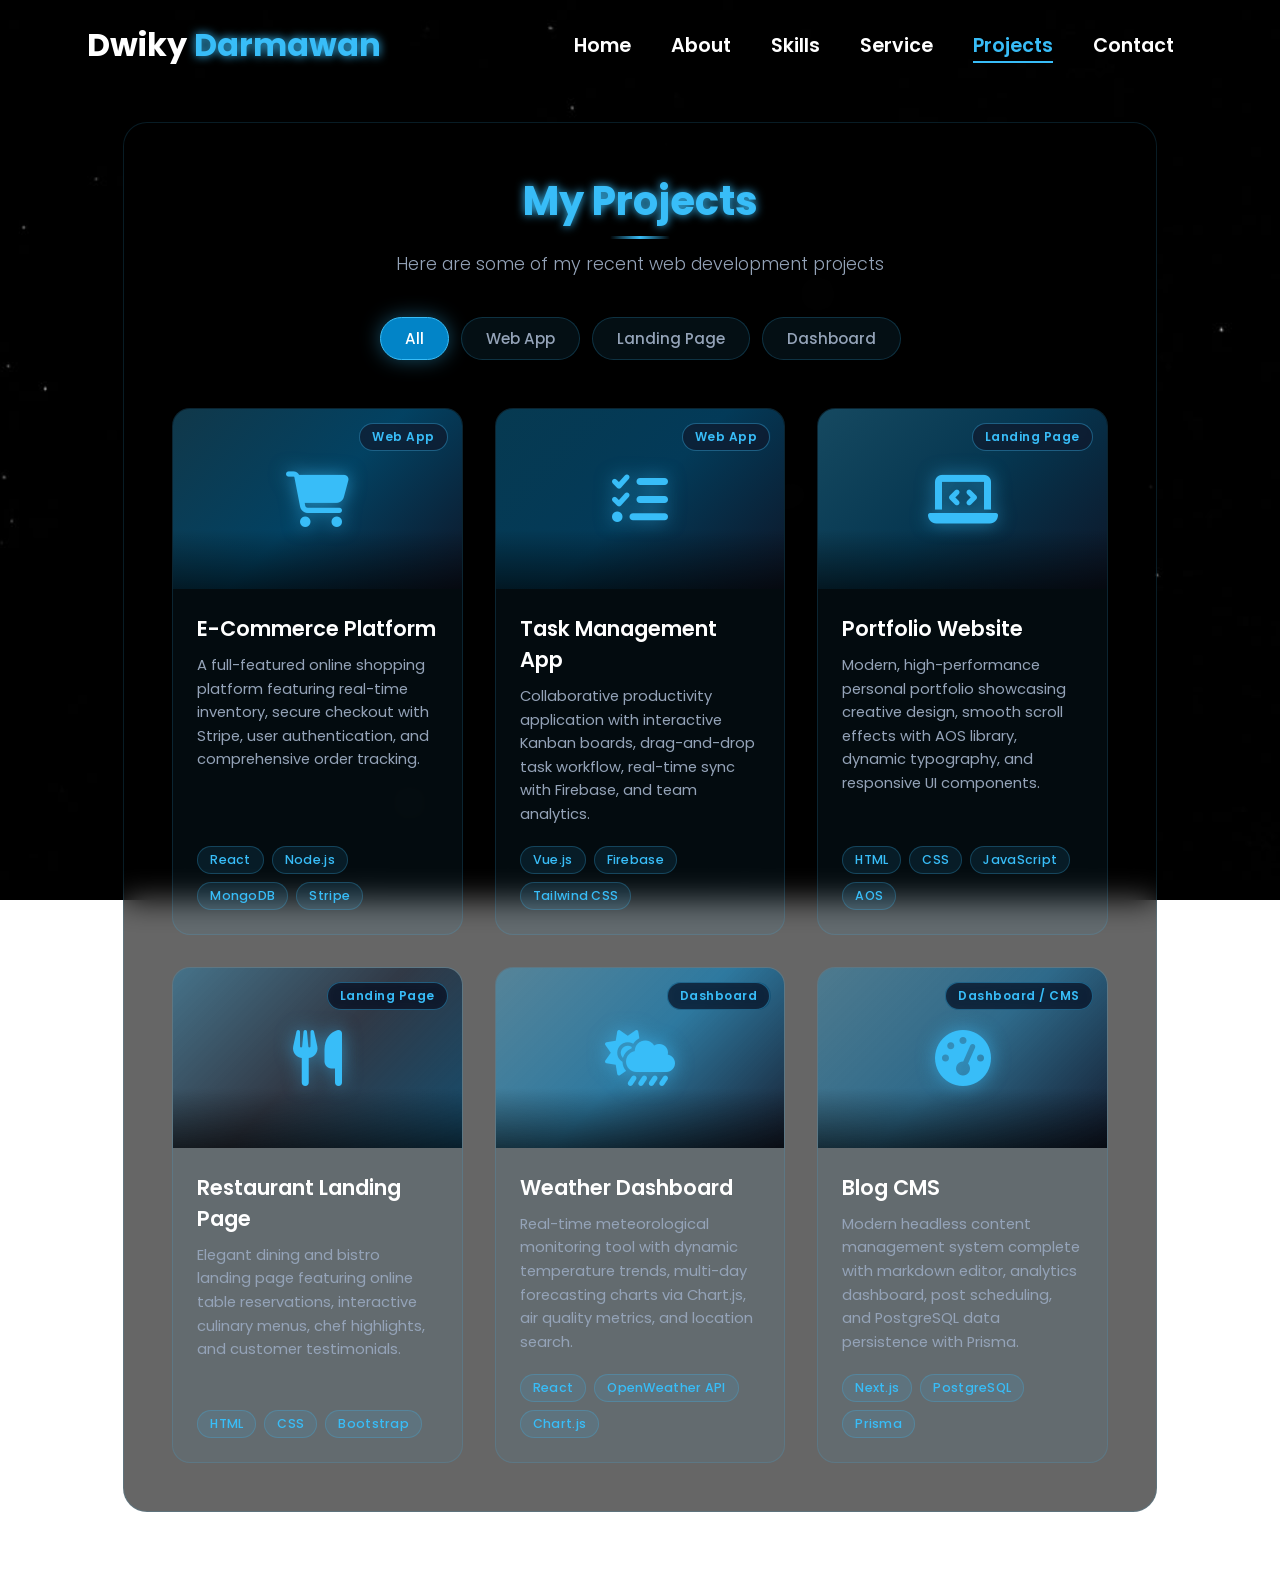
<file: projects.html>
<!-- Subscribe Tamzidan Madiyin di YouTube -->

<!DOCTYPE html>
<html lang="en">

<head>
    <meta charset="UTF-8">
    <meta name="viewport" content="width=device-width, initial-scale=1.0">
    <title>Projects - Portfolio Website</title>

    <!-- Font Awesome 6.5.1 CDN -->
    <link rel="stylesheet" href="https://cdnjs.cloudflare.com/ajax/libs/font-awesome/6.5.1/css/all.min.css">

    <!-- AOS CSS CDN -->
    <link rel="stylesheet" href="https://unpkg.com/aos@next/dist/aos.css" />

    <style>
        @import url("https://fonts.googleapis.com/css2?family=Poppins:wght@100;200;300;400;500;600;700&display=swap");

        * {
            padding: 0;
            margin: 0;
            font-family: "Poppins", sans-serif;
            box-sizing: border-box;
        }

        html {
            scroll-behavior: smooth;
        }

        body {
            width: 100%;
            min-height: 100vh;
            background-image: url("./img/background.jpg");
            background-size: cover;
            background-position: center;
            background-attachment: fixed;
            background-repeat: no-repeat;
            overflow-x: hidden;
            position: relative;
        }

        /* Navigation Styles */
        nav {
            width: 100%;
            height: 10vh;
            position: relative;
            z-index: 1000;
        }

        .nav-container {
            width: 100%;
            height: 100%;
            display: flex;
            justify-content: space-around;
            align-items: center;
        }

        .logo {
            color: white;
            font-size: 2rem;
            font-weight: bold;
        }

        .logo span {
            color: #38bdf8;
            text-shadow: 0 0 10px #38bdf8;
        }

        .hamburg,
        .cancel {
            cursor: pointer;
            position: absolute;
            right: 15px;
            top: 10px;
            color: white;
            display: none;
            font-size: clamp(2.5rem, 0.5rem + 5vw, 3rem);
            transition: transform 0.3s ease;
        }

        .hamburg:hover,
        .cancel:hover {
            transform: scale(1.1);
            color: #38bdf8;
        }

        .nav-container .links {
            display: flex;
        }

        .nav-container .links a {
            font-size: 1.2rem;
            color: white;
            margin: 0 20px;
            text-decoration: none;
            font-weight: 550;
            transition: all 0.3s ease;
            position: relative;
        }

        .nav-container .links a::after {
            content: '';
            position: absolute;
            bottom: -4px;
            left: 0;
            width: 0;
            height: 2px;
            background: #38bdf8;
            transition: width 0.3s ease;
        }

        .nav-container .links a:hover {
            color: #38bdf8;
        }

        .nav-container .links a:hover::after {
            width: 100%;
        }

        .nav-container .links .active a {
            color: #38bdf8;
        }

        .nav-container .links .active a::after {
            width: 100%;
        }

        /* Dropdown Menu Styles */
        .dropdown {
            z-index: 1000;
            position: fixed;
            top: 0;
            left: 0;
            right: 0;
            transform: translateY(-500px);
            width: 100%;
            height: auto;
            backdrop-filter: blur(8px) brightness(40%);
            background: rgba(15, 23, 42, 0.9);
            box-shadow: 0 0 20px black;
            transition: 0.3s cubic-bezier(0.25, 0.46, 0.45, 0.94);
        }

        .dropdown .links a {
            display: flex;
            color: white;
            text-decoration: none;
            padding: 15px 0;
            justify-content: center;
            align-items: center;
            font-size: 1.1rem;
            font-weight: 550;
            transition: all 0.3s ease;
        }

        .dropdown .links a:hover {
            background-color: rgba(56, 189, 248, 0.2);
            color: #38bdf8;
        }

        .dropdown .links a.active {
            background-color: rgba(56, 189, 248, 0.25);
            color: #38bdf8;
            font-weight: 600;
        }

        /* Projects Section Styles */
        .projects-container {
            width: 100%;
            min-height: 90vh;
            display: flex;
            justify-content: center;
            align-items: flex-start;
            padding: 2rem 2rem 5rem 2rem;
        }

        .projects-content {
            width: 85%;
            max-width: 1250px;
            background: rgba(0, 0, 0, 0.6);
            backdrop-filter: blur(15px);
            border: 1px solid rgba(56, 189, 248, 0.15);
            border-radius: 24px;
            padding: 3rem;
            color: white;
        }

        .projects-header {
            text-align: center;
            margin-bottom: 2.5rem;
        }

        .projects-header h1 {
            font-size: 2.5rem;
            color: #38bdf8;
            text-shadow: 0 0 10px #38bdf8;
            margin-bottom: 0.75rem;
            position: relative;
            display: inline-block;
        }

        .projects-header h1::after {
            content: '';
            position: absolute;
            bottom: -8px;
            left: 50%;
            transform: translateX(-50%);
            width: 60px;
            height: 3px;
            background: linear-gradient(90deg, transparent, #38bdf8, transparent);
            border-radius: 2px;
        }

        .projects-header .subtitle {
            color: #94a3b8;
            font-size: 1.1rem;
            font-weight: 300;
            line-height: 1.5;
            margin-top: 0.5rem;
        }

        /* Filter Buttons Styles */
        .filter-container {
            display: flex;
            justify-content: center;
            align-items: center;
            flex-wrap: wrap;
            gap: 12px;
            margin-bottom: 3rem;
        }

        .filter-btn {
            background: rgba(56, 189, 248, 0.08);
            color: #94a3b8;
            border: 1px solid rgba(56, 189, 248, 0.2);
            border-radius: 30px;
            padding: 9px 24px;
            font-size: 0.95rem;
            font-weight: 500;
            cursor: pointer;
            transition: all 0.4s cubic-bezier(0.25, 0.46, 0.45, 0.94);
            outline: none;
            position: relative;
            overflow: hidden;
        }

        .filter-btn::before {
            content: '';
            position: absolute;
            top: 50%;
            left: 50%;
            width: 0;
            height: 0;
            background: rgba(56, 189, 248, 0.15);
            border-radius: 50%;
            transform: translate(-50%, -50%);
            transition: width 0.5s ease, height 0.5s ease;
        }

        .filter-btn:hover::before {
            width: 200px;
            height: 200px;
        }

        .filter-btn:hover {
            color: white;
            border-color: #38bdf8;
            box-shadow: 0 0 18px rgba(56, 189, 248, 0.2);
        }

        .filter-btn.active {
            background: #0284c7;
            color: white;
            border-color: #38bdf8;
            box-shadow: 0 0 20px rgba(56, 189, 248, 0.4);
        }

        /* Projects Grid Styles */
        .projects-grid {
            display: grid;
            grid-template-columns: repeat(3, 1fr);
            gap: 2rem;
        }

        .project-card {
            background: rgba(56, 189, 248, 0.06);
            border: 1px solid rgba(56, 189, 248, 0.15);
            border-radius: 18px;
            overflow: hidden;
            display: flex;
            flex-direction: column;
            transition: all 0.5s cubic-bezier(0.25, 0.46, 0.45, 0.94);
            opacity: 1;
            transform: translateY(0);
        }

        .project-card:hover {
            transform: translateY(-12px);
            box-shadow: 0 16px 40px rgba(56, 189, 248, 0.25);
            border-color: rgba(56, 189, 248, 0.5);
        }

        .project-card.hide {
            opacity: 0;
            transform: scale(0.8);
            position: absolute;
            pointer-events: none;
            height: 0;
            overflow: hidden;
            margin: 0;
            padding: 0;
            border: none;
        }

        .project-card.show {
            animation: cardAppear 0.5s cubic-bezier(0.25, 0.46, 0.45, 0.94) forwards;
        }

        @keyframes cardAppear {
            from {
                opacity: 0;
                transform: translateY(30px) scale(0.95);
            }
            to {
                opacity: 1;
                transform: translateY(0) scale(1);
            }
        }

        /* Gradient Placeholder Image Styles */
        .project-image {
            width: 100%;
            height: 180px;
            display: flex;
            justify-content: center;
            align-items: center;
            position: relative;
            overflow: hidden;
        }

        .project-image::after {
            content: '';
            position: absolute;
            bottom: 0;
            left: 0;
            right: 0;
            height: 60px;
            background: linear-gradient(to top, rgba(0, 0, 0, 0.6), transparent);
        }

        .project-image i {
            font-size: 3.5rem;
            color: #38bdf8;
            text-shadow: 0 0 18px rgba(56, 189, 248, 0.6);
            transition: all 0.5s cubic-bezier(0.25, 0.46, 0.45, 0.94);
        }

        .project-card:hover .project-image i {
            transform: scale(1.15) rotate(5deg);
            text-shadow: 0 0 30px rgba(56, 189, 248, 0.8);
        }

        .gradient-ecommerce {
            background: linear-gradient(135deg, rgba(56, 189, 248, 0.25) 0%, rgba(2, 132, 199, 0.45) 50%, rgba(15, 23, 42, 0.9) 100%);
        }

        .gradient-task {
            background: linear-gradient(135deg, rgba(14, 165, 233, 0.3) 0%, rgba(3, 105, 161, 0.5) 50%, rgba(15, 23, 42, 0.9) 100%);
        }

        .gradient-portfolio {
            background: linear-gradient(135deg, rgba(56, 189, 248, 0.35) 0%, rgba(7, 89, 133, 0.55) 50%, rgba(15, 23, 42, 0.9) 100%);
        }

        .gradient-restaurant {
            background: linear-gradient(135deg, rgba(2, 132, 199, 0.3) 0%, rgba(15, 23, 42, 0.6) 50%, rgba(12, 74, 110, 0.9) 100%);
        }

        .gradient-weather {
            background: linear-gradient(135deg, rgba(56, 189, 248, 0.3) 0%, rgba(2, 132, 199, 0.55) 50%, rgba(15, 23, 42, 0.9) 100%);
        }

        .gradient-blog {
            background: linear-gradient(135deg, rgba(14, 165, 233, 0.25) 0%, rgba(3, 105, 161, 0.55) 50%, rgba(15, 23, 42, 0.95) 100%);
        }

        .project-badge {
            position: absolute;
            top: 14px;
            right: 14px;
            background: rgba(15, 23, 42, 0.75);
            color: #38bdf8;
            border: 1px solid rgba(56, 189, 248, 0.4);
            backdrop-filter: blur(5px);
            font-size: 0.75rem;
            font-weight: 600;
            padding: 4px 12px;
            border-radius: 20px;
            letter-spacing: 0.5px;
            z-index: 1;
        }

        /* Project Body Styles */
        .project-body {
            padding: 1.5rem;
            display: flex;
            flex-direction: column;
            flex-grow: 1;
        }

        .project-title {
            font-size: 1.3rem;
            font-weight: 600;
            color: white;
            margin-bottom: 0.6rem;
            transition: color 0.3s ease;
        }

        .project-card:hover .project-title {
            color: #38bdf8;
        }

        .project-description {
            color: #94a3b8;
            font-size: 0.92rem;
            line-height: 1.6;
            margin-bottom: 1.25rem;
            flex-grow: 1;
        }

        /* Tech Stack Badges */
        .project-tech {
            display: flex;
            flex-wrap: wrap;
            gap: 8px;
        }

        .tech-badge {
            background: rgba(56, 189, 248, 0.1);
            color: #38bdf8;
            border: 1px solid rgba(56, 189, 248, 0.25);
            border-radius: 20px;
            padding: 4px 12px;
            font-size: 0.78rem;
            font-weight: 500;
            letter-spacing: 0.3px;
            transition: all 0.3s ease;
        }

        .project-card:hover .tech-badge {
            background: rgba(56, 189, 248, 0.18);
            border-color: rgba(56, 189, 248, 0.4);
        }

        /* Responsive Media Queries */
        @media (max-width: 884px) {
            .projects-grid {
                grid-template-columns: repeat(2, 1fr);
                gap: 1.5rem;
            }

            nav .logo {
                position: absolute;
                top: 16px;
                left: 15px;
                font-size: 1.5rem;
            }

            .nav-container .links {
                display: none;
            }

            .hamburg,
            .cancel {
                display: block;
            }

            .projects-container {
                padding: 1.5rem 1rem 3rem 1rem;
            }

            .projects-content {
                width: 92%;
                padding: 2rem 1.5rem;
            }

            .projects-header h1 {
                font-size: 2.2rem;
            }
        }

        @media (max-width: 640px) {
            .projects-grid {
                grid-template-columns: 1fr;
            }

            .projects-content {
                width: 95%;
                padding: 1.5rem 1rem;
            }
        }

        @media (max-width: 440px) {
            .projects-container {
                padding: 1rem 0.5rem 2.5rem 0.5rem;
            }

            .projects-content {
                width: 98%;
                padding: 1.25rem 0.75rem;
                border-radius: 14px;
            }

            .projects-header h1 {
                font-size: 1.75rem;
            }

            .projects-header .subtitle {
                font-size: 0.88rem;
            }

            .filter-container {
                gap: 6px;
                margin-bottom: 1.75rem;
            }

            .filter-btn {
                padding: 6px 14px;
                font-size: 0.82rem;
            }

            .project-card {
                border-radius: 14px;
            }

            .project-image {
                height: 160px;
            }

            .project-image i {
                font-size: 2.8rem;
            }

            .project-body {
                padding: 1.2rem;
            }

            .project-title {
                font-size: 1.2rem;
            }

            .project-description {
                font-size: 0.85rem;
            }
        }
    </style>
</head>

<body>
    <!-- Navigation Bar -->
    <nav>
        <div class="nav-container">
            <div class="logo" data-aos="zoom-in" data-aos-duration="1500">
                Dwiky <span>Darmawan</span>
            </div>
            <div class="links">
                <div class="link" data-aos="fade-up" data-aos-duration="1500" data-aos-delay="100"><a href="index.html">Home</a></div>
                <div class="link" data-aos="fade-up" data-aos-duration="1500" data-aos-delay="200"><a href="about.html">About</a></div>
                <div class="link" data-aos="fade-up" data-aos-duration="1500" data-aos-delay="300"><a href="skill.html">Skills</a></div>
                <div class="link" data-aos="fade-up" data-aos-duration="1500" data-aos-delay="400"><a href="service.html">Service</a></div>
                <div class="link active" data-aos="fade-up" data-aos-duration="1500" data-aos-delay="500"><a href="projects.html">Projects</a></div>
                <div class="link" data-aos="fade-up" data-aos-duration="1500" data-aos-delay="600"><a href="contact.html">Contact</a></div>
            </div>
        </div>
        <i class="fa-solid fa-bars hamburg" onclick="hamburg()"></i>
        <div class="dropdown">
            <div class="links">
                <a href="index.html">Home</a>
                <a href="about.html">About</a>
                <a href="skill.html">Skills</a>
                <a href="service.html">Service</a>
                <a href="projects.html" class="active">Projects</a>
                <a href="contact.html">Contact</a>
                <i class="fa-solid fa-xmark cancel" onclick="cancel()"></i>
            </div>
        </div>
    </nav>

    <!-- Projects Section -->
    <div class="projects-container">
        <div class="projects-content">
            <!-- Header Section -->
            <div class="projects-header" data-aos="fade-down" data-aos-duration="1500">
                <h1>My Projects</h1>
                <p class="subtitle">Here are some of my recent web development projects</p>
            </div>

            <!-- Category Filter Buttons -->
            <div class="filter-container" data-aos="fade-up" data-aos-duration="1500" data-aos-delay="100">
                <button class="filter-btn active" data-filter="all">All</button>
                <button class="filter-btn" data-filter="webapp">Web App</button>
                <button class="filter-btn" data-filter="landing">Landing Page</button>
                <button class="filter-btn" data-filter="dashboard">Dashboard</button>
            </div>

            <!-- Projects Grid -->
            <div class="projects-grid">
                <!-- Project 1: E-Commerce Platform -->
                <div class="project-card" data-category="webapp" data-aos="fade-up" data-aos-duration="1500" data-aos-delay="100">
                    <div class="project-image gradient-ecommerce">
                        <i class="fa-solid fa-cart-shopping"></i>
                        <span class="project-badge">Web App</span>
                    </div>
                    <div class="project-body">
                        <h3 class="project-title">E-Commerce Platform</h3>
                        <p class="project-description">A full-featured online shopping platform featuring real-time inventory, secure checkout with Stripe, user authentication, and comprehensive order tracking.</p>
                        <div class="project-tech">
                            <span class="tech-badge">React</span>
                            <span class="tech-badge">Node.js</span>
                            <span class="tech-badge">MongoDB</span>
                            <span class="tech-badge">Stripe</span>
                        </div>
                    </div>
                </div>

                <!-- Project 2: Task Management App -->
                <div class="project-card" data-category="webapp" data-aos="fade-up" data-aos-duration="1500" data-aos-delay="200">
                    <div class="project-image gradient-task">
                        <i class="fa-solid fa-list-check"></i>
                        <span class="project-badge">Web App</span>
                    </div>
                    <div class="project-body">
                        <h3 class="project-title">Task Management App</h3>
                        <p class="project-description">Collaborative productivity application with interactive Kanban boards, drag-and-drop task workflow, real-time sync with Firebase, and team analytics.</p>
                        <div class="project-tech">
                            <span class="tech-badge">Vue.js</span>
                            <span class="tech-badge">Firebase</span>
                            <span class="tech-badge">Tailwind CSS</span>
                        </div>
                    </div>
                </div>

                <!-- Project 3: Portfolio Website -->
                <div class="project-card" data-category="landing" data-aos="fade-up" data-aos-duration="1500" data-aos-delay="300">
                    <div class="project-image gradient-portfolio">
                        <i class="fa-solid fa-laptop-code"></i>
                        <span class="project-badge">Landing Page</span>
                    </div>
                    <div class="project-body">
                        <h3 class="project-title">Portfolio Website</h3>
                        <p class="project-description">Modern, high-performance personal portfolio showcasing creative design, smooth scroll effects with AOS library, dynamic typography, and responsive UI components.</p>
                        <div class="project-tech">
                            <span class="tech-badge">HTML</span>
                            <span class="tech-badge">CSS</span>
                            <span class="tech-badge">JavaScript</span>
                            <span class="tech-badge">AOS</span>
                        </div>
                    </div>
                </div>

                <!-- Project 4: Restaurant Landing Page -->
                <div class="project-card" data-category="landing" data-aos="fade-up" data-aos-duration="1500" data-aos-delay="400">
                    <div class="project-image gradient-restaurant">
                        <i class="fa-solid fa-utensils"></i>
                        <span class="project-badge">Landing Page</span>
                    </div>
                    <div class="project-body">
                        <h3 class="project-title">Restaurant Landing Page</h3>
                        <p class="project-description">Elegant dining and bistro landing page featuring online table reservations, interactive culinary menus, chef highlights, and customer testimonials.</p>
                        <div class="project-tech">
                            <span class="tech-badge">HTML</span>
                            <span class="tech-badge">CSS</span>
                            <span class="tech-badge">Bootstrap</span>
                        </div>
                    </div>
                </div>

                <!-- Project 5: Weather Dashboard -->
                <div class="project-card" data-category="dashboard" data-aos="fade-up" data-aos-duration="1500" data-aos-delay="500">
                    <div class="project-image gradient-weather">
                        <i class="fa-solid fa-cloud-sun-rain"></i>
                        <span class="project-badge">Dashboard</span>
                    </div>
                    <div class="project-body">
                        <h3 class="project-title">Weather Dashboard</h3>
                        <p class="project-description">Real-time meteorological monitoring tool with dynamic temperature trends, multi-day forecasting charts via Chart.js, air quality metrics, and location search.</p>
                        <div class="project-tech">
                            <span class="tech-badge">React</span>
                            <span class="tech-badge">OpenWeather API</span>
                            <span class="tech-badge">Chart.js</span>
                        </div>
                    </div>
                </div>

                <!-- Project 6: Blog CMS -->
                <div class="project-card" data-category="dashboard webapp" data-aos="fade-up" data-aos-duration="1500" data-aos-delay="600">
                    <div class="project-image gradient-blog">
                        <i class="fa-solid fa-gauge-high"></i>
                        <span class="project-badge">Dashboard / CMS</span>
                    </div>
                    <div class="project-body">
                        <h3 class="project-title">Blog CMS</h3>
                        <p class="project-description">Modern headless content management system complete with markdown editor, analytics dashboard, post scheduling, and PostgreSQL data persistence with Prisma.</p>
                        <div class="project-tech">
                            <span class="tech-badge">Next.js</span>
                            <span class="tech-badge">PostgreSQL</span>
                            <span class="tech-badge">Prisma</span>
                        </div>
                    </div>
                </div>
            </div>
        </div>
    </div>

    <!-- AOS JS CDN -->
    <script src="https://unpkg.com/aos@next/dist/aos.js"></script>

    <!-- Page Scripts -->
    <script>
        // Initialize AOS animations
        AOS.init({
            offset: 0,
            duration: 1000,
            once: true
        });

        // Mobile Hamburger Menu Handlers
        function hamburg() {
            const navbar = document.querySelector(".dropdown");
            navbar.style.transform = "translateY(0px)";
        }

        function cancel() {
            const navbar = document.querySelector(".dropdown");
            navbar.style.transform = "translateY(-500px)";
        }

        // Project Category Filter Functionality with smooth animations
        const filterBtns = document.querySelectorAll(".filter-btn");
        const projectCards = document.querySelectorAll(".project-card");

        filterBtns.forEach(btn => {
            btn.addEventListener("click", () => {
                // Update active state on filter buttons
                filterBtns.forEach(b => b.classList.remove("active"));
                btn.classList.add("active");

                const filter = btn.getAttribute("data-filter");

                // Filter project cards with animation
                projectCards.forEach((card, index) => {
                    const categories = card.getAttribute("data-category").split(" ");
                    
                    if (filter === "all" || categories.includes(filter)) {
                        card.classList.remove("hide");
                        card.classList.add("show");
                        card.style.animationDelay = `${index * 0.1}s`;
                    } else {
                        card.classList.remove("show");
                        card.classList.add("hide");
                    }
                });

                // Refresh AOS to calculate positions of visible cards
                setTimeout(() => {
                    AOS.refresh();
                }, 100);
            });
        });
    </script>
</body>

</html>
<!-- Subscribe Tamzidan Madiyin di YouTube -->
</file>
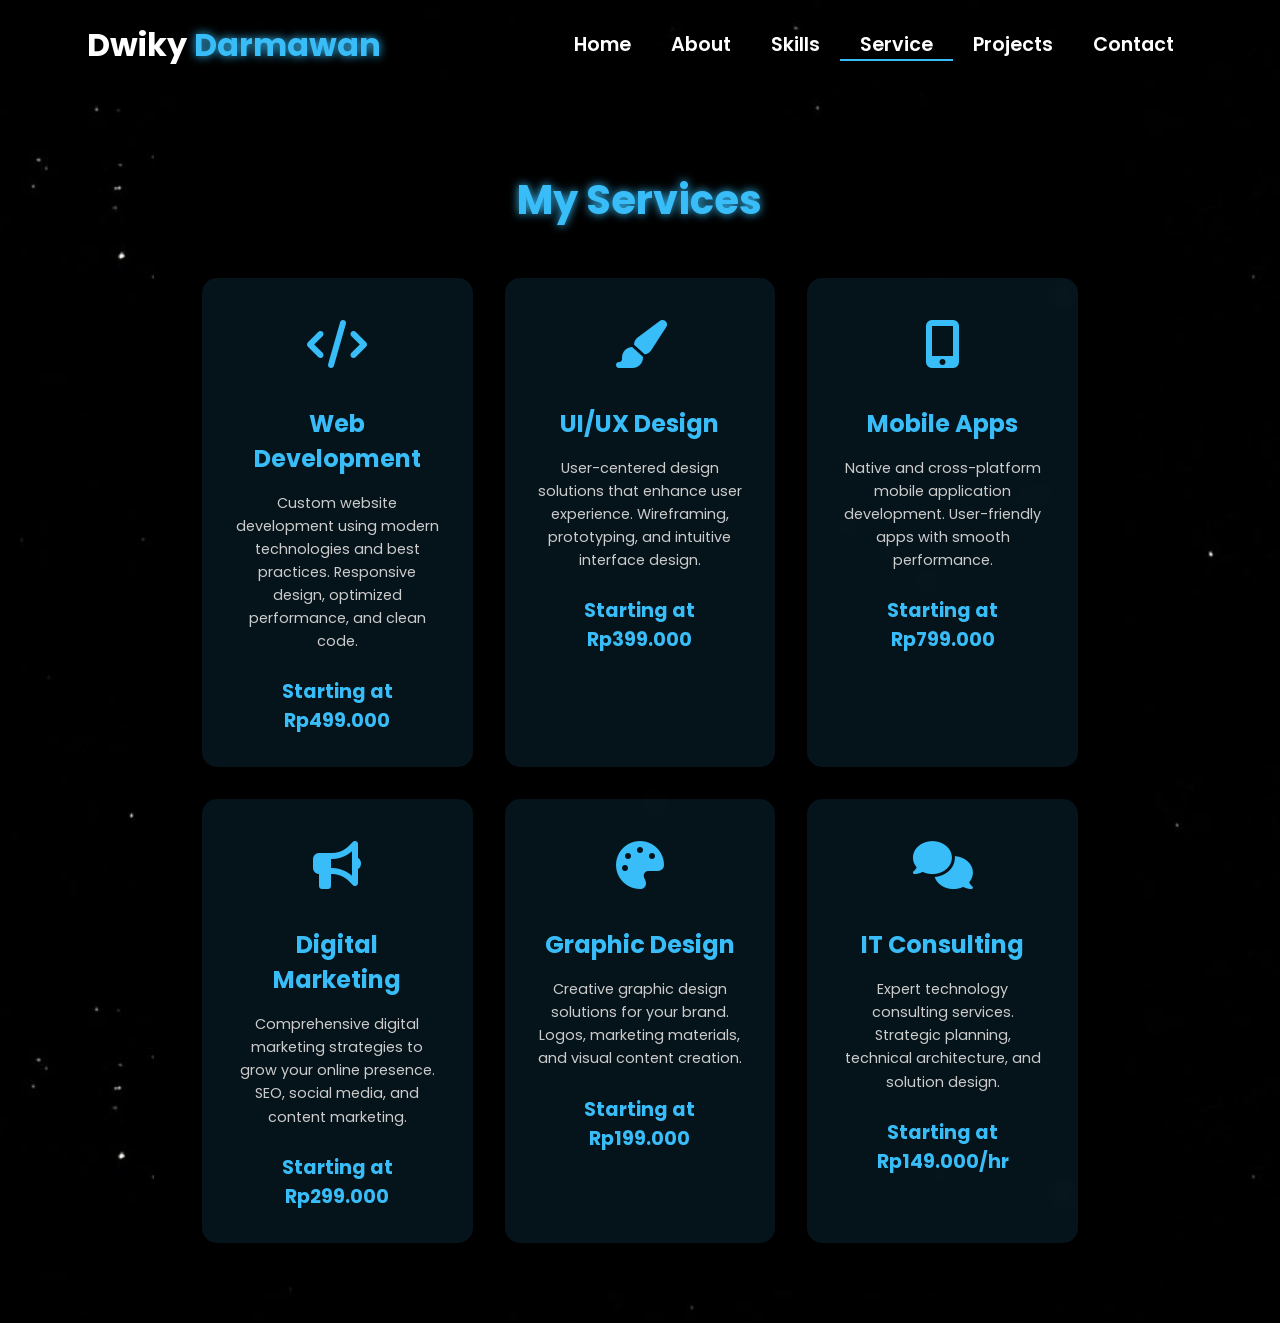
<file: service.html>
<!-- Subscribe Tamzidan Madiyin di YouTube -->

<!DOCTYPE html>
<html lang="en">
<head>
    <meta charset="UTF-8">
    <meta name="viewport" content="width=device-width, initial-scale=1.0">
    <link rel="stylesheet" href="https://cdnjs.cloudflare.com/ajax/libs/font-awesome/6.5.1/css/all.min.css">
    <link rel="stylesheet" href="https://unpkg.com/aos@next/dist/aos.css" />
    <style>
        @import url("https://fonts.googleapis.com/css2?family=Poppins:wght@100;200;300;400;500;600&display=swap");

        * {
            padding: 0;
            margin: 0;
            font-family: "Poppins", sans-serif;
            box-sizing: border-box;
        }

        body {
            width: 100%;
            height: 100vh;
            background-image: url("./img/background.jpg");
            background-size: cover;
            overflow: auto;
            position: relative;
        }

        nav {
            width: 100%;
            height: 10vh;
            position: relative;
            z-index: 1000;
        }

        .nav-container {
            width: 100%;
            height: 100%;
            display: flex;
            justify-content: space-around;
            align-items: center;
        }

        .logo {
            color: white;
            font-size: 2rem;
            font-weight: bold;
        }

        .logo span {
            color: #38bdf8;
            text-shadow: 0 0 10px #38bdf8;
        }

        .hamburg, .cancel {
            cursor: pointer;
            position: absolute;
            right: 15px;
            top: 10px;
            color: white;
            display: none;
            font-size: clamp(2.5rem, 0.5rem + 5vw, 3rem);
        }

        .nav-container .links {
            display: flex;
        }

        .nav-container .links a {
            font-size: 1.2rem;
            color: white;
            margin: 0 20px;
            text-decoration: none;
            font-weight: 550;
            transition: 0.3s linear;
        }

        .nav-container .links a:hover {
            color: #38bdf8;
            border-bottom: 2px solid #38bdf8;
        }

        .nav-container .links .active {
            color: #38bdf8;
            border-bottom: 2px solid #38bdf8;
        }

        .dropdown {
            z-index: 1000;
            position: fixed;
            top: 0;
            left: 0;
            right: 0;
            transform: translateY(-500px);
            width: 100%;
            height: auto;
            backdrop-filter: blur(4px) brightness(40%);
            box-shadow: 0 0 20px black;
            transition: 0.2s linear;
        }

        .dropdown .links a {
            display: flex;
            color: white;
            text-decoration: none;
            padding: 15px 0;
            justify-content: center;
            align-items: center;
            transition: 0.2s linear;
        }

        .dropdown .links a:hover {
            background-color: #38bdf8;
        }

        /* Service Section Styles */
        .services-container {
            width: 100%;
            min-height: 90vh;
            display: flex;
            justify-content: center;
            align-items: center;
            padding: 2rem;
        }

        .services-content {
            width: 80%;
            max-width: 1200px;
            background: rgba(0, 0, 0, 0.7);
            backdrop-filter: blur(10px);
            border-radius: 20px;
            padding: 3rem;
            color: white;
        }

        .services-header {
            text-align: center;
            margin-bottom: 3rem;
        }

        .services-header h1 {
            font-size: 2.5rem;
            color: #38bdf8;
            text-shadow: 0 0 10px #38bdf8;
            margin-bottom: 1rem;
        }

        .services-grid {
            display: grid;
            grid-template-columns: repeat(3, 1fr);
            gap: 2rem;
        }

        .service-card {
            background: rgba(56, 189, 248, 0.1);
            border-radius: 15px;
            padding: 2rem;
            text-align: center;
            transition: all 0.3s ease;
            cursor: pointer;
        }

        .service-card:hover {
            transform: translateY(-10px);
            box-shadow: 0 0 20px rgba(56, 189, 248, 0.3);
        }

        .service-icon {
            font-size: 3rem;
            color: #38bdf8;
            margin-bottom: 1.5rem;
        }

        .service-title {
            font-size: 1.5rem;
            color: #38bdf8;
            margin-bottom: 1rem;
        }

        .service-description {
            font-size: 0.9rem;
            line-height: 1.6;
            color: #cccccc;
        }

        .service-price {
            margin-top: 1.5rem;
            font-size: 1.2rem;
            color: #38bdf8;
            font-weight: bold;
        }

        @media (max-height: 800px) {
            body {
                height: auto;
                min-height: 100vh;
            }
            
            .services-container {
                height: auto;
                min-height: 90vh;
            }
        }

        @media (max-width: 884px) {
            .services-grid {
                grid-template-columns: repeat(2, 1fr);
            }
            
            nav .logo {
                position: absolute;
                top: 16px;
                left: 15px;
                font-size: 1.5rem;
            }

            .nav-container .links {
                display: none;
            }

            .hamburg, .cancel {
                display: block;
            }
        }

        @media (max-width: 640px) {
            .services-container {
                padding: 1rem;
            }

            .services-content {
                width: 95%;
                padding: 1.5rem;
            }

            .services-grid {
                grid-template-columns: 1fr;
            }

            .services-header h1 {
                font-size: 2rem;
            }

            .service-card {
                padding: 1.5rem;
            }
        }
    </style>
    <title>Services - Portfolio Website</title>
</head>
<body>
    <nav>
        <div class="nav-container">
            <div class="logo" data-aos="zoom-in" data-aos-duration="1500">
                Dwiky <span>Darmawan</span>
            </div>
            <div class="links">
                <div class="link" data-aos="fade-up" data-aos-duration="1500" data-aos-delay="100"><a href="index.html">Home</a></div>
                <div class="link" data-aos="fade-up" data-aos-duration="1500" data-aos-delay="200"><a href="about.html">About</a></div>
                <div class="link" data-aos="fade-up" data-aos-duration="1500" data-aos-delay="300"><a href="skill.html">Skills</a></div>
                <div class="link active" data-aos="fade-up" data-aos-duration="1500" data-aos-delay="400"><a href="service.html">Service</a></div>
                <div class="link" data-aos="fade-up" data-aos-duration="1500" data-aos-delay="450"><a
                        href="projects.html">Projects</a></div>
                <div class="link" data-aos="fade-up" data-aos-duration="1500" data-aos-delay="500"><a href="contact.html">Contact</a></div>
            </div>
        </div>
        <i class="fa-solid fa-bars hamburg" onclick="hamburg()"></i>
        <div class="dropdown">
            <div class="links">
                <a href="index.html">Home</a>
                <a href="about.html">About</a>
                <a href="skill.html">Skills</a>
                <a href="service.html">Service</a>
                <a href="projects.html">Projects</a>
                <a href="contact.html">Contact</a>
                <i class="fa-solid fa-xmark cancel" onclick="cancel()"></i>
            </div>
        </div>
    </nav>

    <div class="services-container">
        <div class="services-content">
            <div class="services-header" data-aos="fade-down" data-aos-duration="1500">
                <h1>My Services</h1>
            </div>
            <div class="services-grid">
                <!-- Web Development -->
                <div class="service-card" data-aos="fade-up" data-aos-duration="1500" data-aos-delay="100">
                    <div class="service-icon">
                        <i class="fas fa-code"></i>
                    </div>
                    <h3 class="service-title">Web Development</h3>
                    <p class="service-description">Custom website development using modern technologies and best practices. Responsive design, optimized performance, and clean code.</p>
                    <div class="service-price">Starting at Rp499.000</div>
                </div>

                <!-- UI/UX Design -->
                <div class="service-card" data-aos="fade-up" data-aos-duration="1500" data-aos-delay="300">
                    <div class="service-icon">
                        <i class="fas fa-paint-brush"></i>
                    </div>
                    <h3 class="service-title">UI/UX Design</h3>
                    <p class="service-description">User-centered design solutions that enhance user experience. Wireframing, prototyping, and intuitive interface design.</p>
                    <div class="service-price">Starting at Rp399.000</div>
                </div>

                <!-- Mobile App Development -->
                <div class="service-card" data-aos="fade-up" data-aos-duration="1500" data-aos-delay="500">
                    <div class="service-icon">
                        <i class="fas fa-mobile-alt"></i>
                    </div>
                    <h3 class="service-title">Mobile Apps</h3>
                    <p class="service-description">Native and cross-platform mobile application development. User-friendly apps with smooth performance.</p>
                    <div class="service-price">Starting at Rp799.000</div>
                </div>

                <!-- Digital Marketing -->
                <div class="service-card" data-aos="fade-up" data-aos-duration="1500" data-aos-delay="700">
                    <div class="service-icon">
                        <i class="fas fa-bullhorn"></i>
                    </div>
                    <h3 class="service-title">Digital Marketing</h3>
                    <p class="service-description">Comprehensive digital marketing strategies to grow your online presence. SEO, social media, and content marketing.</p>
                    <div class="service-price">Starting at Rp299.000</div>
                </div>

                <!-- Graphic Design -->
                <div class="service-card" data-aos="fade-up" data-aos-duration="1500" data-aos-delay="900">
                    <div class="service-icon">
                        <i class="fas fa-palette"></i>
                    </div>
                    <h3 class="service-title">Graphic Design</h3>
                    <p class="service-description">Creative graphic design solutions for your brand. Logos, marketing materials, and visual content creation.</p>
                    <div class="service-price">Starting at Rp199.000</div>
                </div>

                <!-- Consulting -->
                <div class="service-card" data-aos="fade-up" data-aos-duration="1500" data-aos-delay="1100">
                    <div class="service-icon">
                        <i class="fas fa-comments"></i>
                    </div>
                    <h3 class="service-title">IT Consulting</h3>
                    <p class="service-description">Expert technology consulting services. Strategic planning, technical architecture, and solution design.</p>
                    <div class="service-price">Starting at Rp149.000/hr</div>
                </div>
            </div>
        </div>
    </div>

    <script src="https://unpkg.com/aos@next/dist/aos.js"></script>
    <script>
        AOS.init({offset: 0});
        
        function hamburg() {
            const navbar = document.querySelector(".dropdown")
            navbar.style.transform = "translateY(0px)"
        }
        
        function cancel() {
            const navbar = document.querySelector(".dropdown")
            navbar.style.transform = "translateY(-500px)"
        }
    </script>
</body>
</html>

<!-- Subscribe Tamzidan Madiyin di YouTube -->
</file>
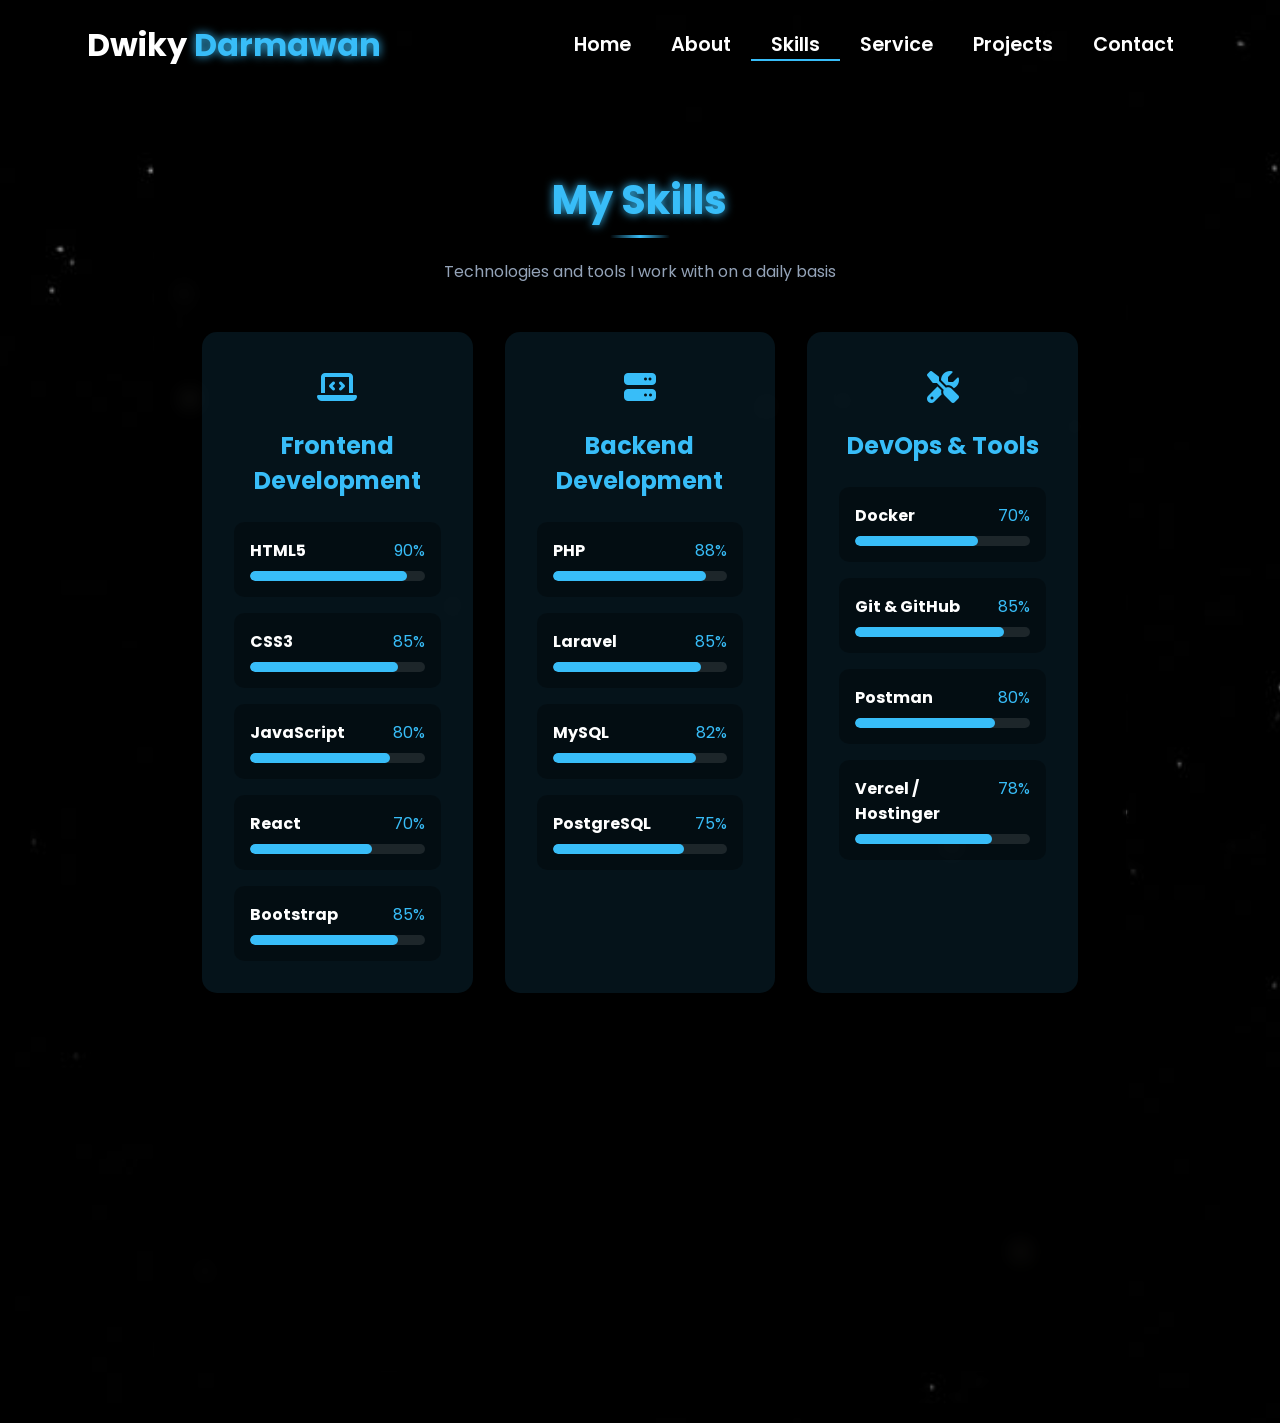
<file: skill.html>
<!-- Subscribe Tamzidan Madiyin di YouTube -->

<!DOCTYPE html>
<html lang="en">
<head>
    <meta charset="UTF-8">
    <meta name="viewport" content="width=device-width, initial-scale=1.0">
    <link rel="stylesheet" href="https://cdnjs.cloudflare.com/ajax/libs/font-awesome/6.5.1/css/all.min.css">
    <link rel="stylesheet" href="https://unpkg.com/aos@next/dist/aos.css" />
    <style>
        @import url("https://fonts.googleapis.com/css2?family=Poppins:wght@100;200;300;400;500;600&display=swap");

        * {
            padding: 0;
            margin: 0;
            font-family: "Poppins", sans-serif;
            box-sizing: border-box;
        }

        body {
            width: 100%;
            min-height: 100vh;
            background-image: url("./img/background.jpg");
            background-size: cover;
            overflow-x: hidden;
            position: relative;
        }

        nav {
            width: 100%;
            height: 10vh;
            position: relative;
            z-index: 1000;
        }

        .nav-container {
            width: 100%;
            height: 100%;
            display: flex;
            justify-content: space-around;
            align-items: center;
        }

        .logo {
            color: white;
            font-size: 2rem;
            font-weight: bold;
        }

        .logo span {
            color: #38bdf8;
            text-shadow: 0 0 10px #38bdf8;
        }

        .hamburg, .cancel {
            cursor: pointer;
            position: absolute;
            right: 15px;
            top: 10px;
            color: white;
            display: none;
            font-size: clamp(2.5rem, 0.5rem + 5vw, 3rem);
        }

        .nav-container .links {
            display: flex;
        }

        .nav-container .links a {
            font-size: 1.2rem;
            color: white;
            margin: 0 20px;
            text-decoration: none;
            font-weight: 550;
            transition: 0.3s linear;
        }

        .nav-container .links a:hover {
            color: #38bdf8;
            border-bottom: 2px solid #38bdf8;
        }

        .nav-container .links .active {
            color: #38bdf8;
            border-bottom: 2px solid #38bdf8;
        }

        .dropdown {
            z-index: 1000;
            position: fixed;
            top: 0;
            left: 0;
            right: 0;
            transform: translateY(-500px);
            width: 100%;
            height: auto;
            backdrop-filter: blur(4px) brightness(40%);
            box-shadow: 0 0 20px black;
            transition: 0.2s linear;
        }

        .dropdown .links a {
            display: flex;
            color: white;
            text-decoration: none;
            padding: 15px 0;
            justify-content: center;
            align-items: center;
            transition: 0.2s linear;
        }

        .dropdown .links a:hover {
            background-color: #38bdf8;
        }

        /* Skills Section Styles */
        .skills-container {
            width: 100%;
            min-height: 90vh;
            display: flex;
            justify-content: center;
            align-items: center;
            padding: 2rem;
            position: relative;
            z-index: 1;
        }

        .skills-content {
            width: 80%;
            max-width: 1200px;
            background: rgba(0, 0, 0, 0.7);
            backdrop-filter: blur(10px);
            border-radius: 20px;
            padding: 3rem;
            color: white;
            /* box-shadow: 0 0 30px rgba(56, 189, 248, 0.2); */
        }

        .skills-header {
            text-align: center;
            margin-bottom: 3rem;
        }

        .skills-header h1 {
            font-size: 2.5rem;
            color: #38bdf8;
            text-shadow: 0 0 10px #38bdf8;
            margin-bottom: 1rem;
        }

        .skills-grid {
            display: grid;
            grid-template-columns: repeat(3, 1fr);
            gap: 2rem;
        }

        .skill-category {
            background: rgba(56, 189, 248, 0.1);
            border-radius: 15px;
            padding: 2rem;
            transition: 0.3s ease;
        }

        .skill-category:hover {
            transform: translateY(-10px);
            box-shadow: 0 0 20px rgba(56, 189, 248, 0.3);
        }

        .skill-category h2 {
            color: #38bdf8;
            font-size: 1.5rem;
            margin-bottom: 1.5rem;
            text-align: center;
        }

        .skill-list {
            display: flex;
            flex-direction: column;
            gap: 1rem;
        }

        .skill-item {
            background: rgba(0, 0, 0, 0.3);
            border-radius: 10px;
            padding: 1rem;
        }

        .skill-info {
            display: flex;
            justify-content: space-between;
            margin-bottom: 0.5rem;
        }

        .skill-info h3 {
            font-size: 1rem;
            color: white;
        }

        .skill-info span {
            color: #38bdf8;
        }

        .progress-bar {
            width: 100%;
            height: 10px;
            background: rgba(255, 255, 255, 0.1);
            border-radius: 5px;
            overflow: hidden;
        }

        .progress {
            height: 100%;
            background: #38bdf8;
            border-radius: 5px;
            transition: width 1.5s ease-in-out;
        }

        .skill-icon {
            font-size: 2rem;
            color: #38bdf8;
            margin-bottom: 1rem;
            text-align: center;
        }

        .skills-header h1::after {
            content: '';
            position: absolute;
            bottom: -8px;
            left: 50%;
            transform: translateX(-50%);
            width: 60px;
            height: 3px;
            background: linear-gradient(90deg, transparent, #38bdf8, transparent);
            border-radius: 2px;
        }

        .skills-header h1 {
            position: relative;
            display: inline-block;
        }

        .skills-header p {
            color: #94a3b8;
            font-size: 1rem;
            margin-top: 0.8rem;
        }

        /* Tech badge grid - alternative view below progress bars */
        .tech-badges-section {
            margin-top: 2.5rem;
            padding-top: 2rem;
            border-top: 1px solid rgba(56, 189, 248, 0.15);
        }

        .tech-badges-section h2 {
            color: #38bdf8;
            font-size: 1.3rem;
            margin-bottom: 1.5rem;
            text-align: center;
        }

        .tech-badges-grid {
            display: flex;
            flex-wrap: wrap;
            justify-content: center;
            gap: 10px;
        }

        .tech-badge-item {
            display: inline-flex;
            align-items: center;
            gap: 8px;
            background: rgba(56, 189, 248, 0.08);
            border: 1px solid rgba(56, 189, 248, 0.2);
            padding: 10px 18px;
            border-radius: 30px;
            color: #e2e8f0;
            font-size: 0.88rem;
            font-weight: 500;
            transition: all 0.3s ease;
            cursor: default;
        }

        .tech-badge-item:hover {
            background: rgba(56, 189, 248, 0.18);
            border-color: #38bdf8;
            transform: translateY(-4px);
            box-shadow: 0 8px 20px rgba(56, 189, 248, 0.25);
            color: #38bdf8;
        }

        .tech-badge-item i {
            color: #38bdf8;
            font-size: 1rem;
        }

        @media (max-width: 884px) {
            .skills-grid {
                grid-template-columns: repeat(2, 1fr);
            }
            
            nav .logo {
                position: absolute;
                top: 16px;
                left: 15px;
                font-size: 1.5rem;
            }

            .nav-container .links {
                display: none;
            }

            .hamburg, .cancel {
                display: block;
            }
        }

        @media (max-width: 440px) {
            .skills-container {
                padding: 1rem;
            }

            .skills-content {
                width: 95%;
                padding: 1.5rem;
            }

            .skills-grid {
                grid-template-columns: 1fr;
            }

            .skills-header h1 {
                font-size: 1.8rem;
            }

            .skill-category {
                padding: 1.5rem;
            }

            .skill-category h2 {
                font-size: 1.3rem;
            }

            .skill-icon {
                font-size: 1.5rem;
            }

            .tech-badge-item {
                padding: 8px 14px;
                font-size: 0.8rem;
            }
        }
    </style>
    <title>Skills - Portfolio Website</title>
</head>
<body>
    <nav>
        <div class="nav-container">
            <div class="logo" data-aos="zoom-in" data-aos-duration="1500">
                Dwiky <span>Darmawan</span>
            </div>
            <div class="links">
                <div class="link" data-aos="fade-up" data-aos-duration="1500" data-aos-delay="100"><a href="index.html">Home</a></div>
                <div class="link" data-aos="fade-up" data-aos-duration="1500" data-aos-delay="200"><a href="about.html">About</a></div>
                <div class="link active" data-aos="fade-up" data-aos-duration="1500" data-aos-delay="300"><a href="skill.html">Skills</a></div>
                <div class="link" data-aos="fade-up" data-aos-duration="1500" data-aos-delay="400"><a href="service.html">Service</a></div>
                <div class="link" data-aos="fade-up" data-aos-duration="1500" data-aos-delay="450"><a
                        href="projects.html">Projects</a></div>
                <div class="link" data-aos="fade-up" data-aos-duration="1500" data-aos-delay="500"><a href="contact.html">Contact</a></div>
            </div>
        </div>
        <i class="fa-solid fa-bars hamburg" onclick="hamburg()"></i>
        <div class="dropdown">
            <div class="links">
                <a href="index.html">Home</a>
                <a href="about.html">About</a>
                <a href="skill.html">Skills</a>
                <a href="service.html">Service</a>
                <a href="projects.html">Projects</a>
                <a href="contact.html">Contact</a>
                <i class="fa-solid fa-xmark cancel" onclick="cancel()"></i>
            </div>
        </div>
    </nav>

    <div class="skills-container">
        <div class="skills-content">
            <div class="skills-header" data-aos="fade-down" data-aos-duration="1500">
                <h1>My Skills</h1>
                <p>Technologies and tools I work with on a daily basis</p>
            </div>
            <div class="skills-grid">
                <!-- Frontend Development -->
                <div class="skill-category" data-aos="fade-up" data-aos-duration="1500" data-aos-delay="100">
                    <div class="skill-icon">
                        <i class="fas fa-laptop-code"></i>
                    </div>
                    <h2>Frontend Development</h2>
                    <div class="skill-list">
                        <div class="skill-item">
                            <div class="skill-info">
                                <h3>HTML5</h3>
                                <span>90%</span>
                            </div>
                            <div class="progress-bar">
                                <div class="progress" style="width: 90%"></div>
                            </div>
                        </div>
                        <div class="skill-item">
                            <div class="skill-info">
                                <h3>CSS3</h3>
                                <span>85%</span>
                            </div>
                            <div class="progress-bar">
                                <div class="progress" style="width: 85%"></div>
                            </div>
                        </div>
                        <div class="skill-item">
                            <div class="skill-info">
                                <h3>JavaScript</h3>
                                <span>80%</span>
                            </div>
                            <div class="progress-bar">
                                <div class="progress" style="width: 80%"></div>
                            </div>
                        </div>
                        <div class="skill-item">
                            <div class="skill-info">
                                <h3>React</h3>
                                <span>70%</span>
                            </div>
                            <div class="progress-bar">
                                <div class="progress" style="width: 70%"></div>
                            </div>
                        </div>
                        <div class="skill-item">
                            <div class="skill-info">
                                <h3>Bootstrap</h3>
                                <span>85%</span>
                            </div>
                            <div class="progress-bar">
                                <div class="progress" style="width: 85%"></div>
                            </div>
                        </div>
                    </div>
                </div>

                <!-- Backend Development -->
                <div class="skill-category" data-aos="fade-up" data-aos-duration="1500" data-aos-delay="300">
                    <div class="skill-icon">
                        <i class="fas fa-server"></i>
                    </div>
                    <h2>Backend Development</h2>
                    <div class="skill-list">
                        <div class="skill-item">
                            <div class="skill-info">
                                <h3>PHP</h3>
                                <span>88%</span>
                            </div>
                            <div class="progress-bar">
                                <div class="progress" style="width: 88%"></div>
                            </div>
                        </div>
                        <div class="skill-item">
                            <div class="skill-info">
                                <h3>Laravel</h3>
                                <span>85%</span>
                            </div>
                            <div class="progress-bar">
                                <div class="progress" style="width: 85%"></div>
                            </div>
                        </div>
                        <div class="skill-item">
                            <div class="skill-info">
                                <h3>MySQL</h3>
                                <span>82%</span>
                            </div>
                            <div class="progress-bar">
                                <div class="progress" style="width: 82%"></div>
                            </div>
                        </div>
                        <div class="skill-item">
                            <div class="skill-info">
                                <h3>PostgreSQL</h3>
                                <span>75%</span>
                            </div>
                            <div class="progress-bar">
                                <div class="progress" style="width: 75%"></div>
                            </div>
                        </div>
                    </div>
                </div>

                <!-- DevOps & Tools -->
                <div class="skill-category" data-aos="fade-up" data-aos-duration="1500" data-aos-delay="500">
                    <div class="skill-icon">
                        <i class="fas fa-tools"></i>
                    </div>
                    <h2>DevOps & Tools</h2>
                    <div class="skill-list">
                        <div class="skill-item">
                            <div class="skill-info">
                                <h3>Docker</h3>
                                <span>70%</span>
                            </div>
                            <div class="progress-bar">
                                <div class="progress" style="width: 70%"></div>
                            </div>
                        </div>
                        <div class="skill-item">
                            <div class="skill-info">
                                <h3>Git & GitHub</h3>
                                <span>85%</span>
                            </div>
                            <div class="progress-bar">
                                <div class="progress" style="width: 85%"></div>
                            </div>
                        </div>
                        <div class="skill-item">
                            <div class="skill-info">
                                <h3>Postman</h3>
                                <span>80%</span>
                            </div>
                            <div class="progress-bar">
                                <div class="progress" style="width: 80%"></div>
                            </div>
                        </div>
                        <div class="skill-item">
                            <div class="skill-info">
                                <h3>Vercel / Hostinger</h3>
                                <span>78%</span>
                            </div>
                            <div class="progress-bar">
                                <div class="progress" style="width: 78%"></div>
                            </div>
                        </div>
                    </div>
                </div>
            </div>

            <!-- All Tech Badges -->
            <div class="tech-badges-section" data-aos="fade-up" data-aos-duration="1500" data-aos-delay="200">
                <h2>All Technologies</h2>
                <div class="tech-badges-grid">
                    <div class="tech-badge-item"><i class="fa-brands fa-html5"></i> HTML5</div>
                    <div class="tech-badge-item"><i class="fa-brands fa-css3-alt"></i> CSS3</div>
                    <div class="tech-badge-item"><i class="fa-brands fa-js"></i> JavaScript</div>
                    <div class="tech-badge-item"><i class="fa-brands fa-php"></i> PHP</div>
                    <div class="tech-badge-item"><i class="fa-solid fa-mountain"></i> Alpine.js</div>
                    <div class="tech-badge-item"><i class="fa-brands fa-bootstrap"></i> Bootstrap</div>
                    <div class="tech-badge-item"><i class="fa-brands fa-docker"></i> Docker</div>
                    <div class="tech-badge-item"><i class="fa-brands fa-github"></i> GitHub Pages</div>
                    <div class="tech-badge-item"><i class="fa-brands fa-laravel"></i> Laravel</div>
                    <div class="tech-badge-item"><i class="fa-brands fa-markdown"></i> Markdown</div>
                    <div class="tech-badge-item"><i class="fa-brands fa-npm"></i> NPM</div>
                    <div class="tech-badge-item"><i class="fa-solid fa-paper-plane"></i> Postman</div>
                    <div class="tech-badge-item"><i class="fa-brands fa-react"></i> React</div>
                    <div class="tech-badge-item"><i class="fa-solid fa-database"></i> PostgreSQL</div>
                    <div class="tech-badge-item"><i class="fa-solid fa-database"></i> MySQL</div>
                    <div class="tech-badge-item"><i class="fa-solid fa-table"></i> PhpMyAdmin</div>
                    <div class="tech-badge-item"><i class="fa-solid fa-rocket"></i> Vercel</div>
                    <div class="tech-badge-item"><i class="fa-solid fa-globe"></i> Hostinger</div>
                    <div class="tech-badge-item"><i class="fa-solid fa-robot"></i> Google Gemini</div>
                    <div class="tech-badge-item"><i class="fa-solid fa-brain"></i> Claude AI</div>
                    <div class="tech-badge-item"><i class="fa-solid fa-camera"></i> Adobe Lightroom</div>
                    <div class="tech-badge-item"><i class="fa-solid fa-pen-nib"></i> Canva</div>
                    <div class="tech-badge-item"><i class="fa-brands fa-figma"></i> Figma</div>
                </div>
            </div>
        </div>
    </div>

    <script src="https://unpkg.com/aos@next/dist/aos.js"></script>
    <script>
        AOS.init({offset: 0});
        
        function hamburg() {
            const navbar = document.querySelector(".dropdown")
            navbar.style.transform = "translateY(0px)"
        }
        
        function cancel() {
            const navbar = document.querySelector(".dropdown")
            navbar.style.transform = "translateY(-500px)"
        }
    </script>
</body>
</html>

<!-- Subscribe Tamzidan Madiyin di YouTube -->
</file>
<file: css/style.css>
/* Subscrbe YouTube Tamzidan Mahdiyin */

@import url("https://fonts.googleapis.com/css2?family=Poppins:wght@100;200;300;400;500;600&display=swap");

* {
  padding: 0;
  margin: 0;
  font-family: "Poppins", sans-serif;
  box-sizing: border-box;
}

body {
  width: 100%;
  min-height: 100vh;
  background-image: url("../img/background.jpg");
  background-size: cover;
  background-position: center;
  background-attachment: fixed;
  overflow-x: hidden;
}

nav {
  width: 100%;
  height: 10vh;
  position: sticky;
  top: 0;
  z-index: 50;
}

.nav-container {
  width: 100%;
  height: 100%;
  display: flex;
  justify-content: space-around;
  align-items: center;
}

/* Subscrbe YouTube Tamzidan Mahdiyin */

.logo {
  color: white;
  font-size: 2rem;
  font-weight: bold;
}

.logo span {
  color: #38bdf8;
  text-shadow: 0 0 10px #38bdf8;
}

.hamburg,
.cancel {
  cursor: pointer;
  position: absolute;
  right: 15px;
  top: 10px;
  color: white;
  display: none;
  font-size: clamp(2.5rem, 0.5rem + 5vw, 3rem);
  z-index: 200;
}

.nav-container .links {
  display: flex;
}

.nav-container .links a {
  font-size: 1.2rem;
  color: white;
  margin: 0 20px;
  text-decoration: none;
  font-weight: 550;
  transition: 0.3s linear;
}

.nav-container .links a:hover {
  color: #38bdf8;
  border-bottom: 2px solid #38bdf8;
}

.nav-container .links .active {
  color: #38bdf8;
  border-bottom: 2px solid #38bdf8;
}

/* ===== Dropdown Mobile Menu ===== */
.dropdown {
  z-index: 150;
  position: fixed;
  top: 0;
  left: 0;
  transform: translateY(-100%);
  width: 100%;
  height: auto;
  backdrop-filter: blur(12px) brightness(30%);
  -webkit-backdrop-filter: blur(12px) brightness(30%);
  box-shadow: 0 4px 30px rgba(0, 0, 0, 0.6);
  transition: transform 0.35s cubic-bezier(0.4, 0, 0.2, 1);
  padding-top: 10px;
  padding-bottom: 10px;
}

.dropdown .links {
  display: flex;
  flex-direction: column;
  align-items: center;
  position: relative;
}

.dropdown .links a {
  display: flex;
  color: white;
  text-decoration: none;
  padding: 14px 0;
  width: 100%;
  justify-content: center;
  align-items: center;
  font-size: 1.1rem;
  font-weight: 500;
  transition: 0.2s linear;
  border-bottom: 1px solid rgba(255, 255, 255, 0.05);
}

.dropdown .links a:last-of-type {
  border-bottom: none;
}

.dropdown .links a:hover {
  background-color: rgba(56, 189, 248, 0.2);
  color: #38bdf8;
}

.dropdown .cancel {
  position: absolute;
  top: 10px;
  right: 15px;
  display: block;
  font-size: 2rem;
  z-index: 200;
}

section {
  width: 100%;
  min-height: 90vh;
}

.main-container {
  width: 100%;
  height: 100%;
  display: flex;
  justify-content: space-evenly;
  align-items: center;
  min-height: 90vh;
}

.main-container .content {
  color: white;
  width: 40%;
  min-height: 100px;
}

/* Subscrbe YouTube Tamzidan Mahdiyin */

.content h1 {
  font-size: clamp(1rem, 1rem + 5vw, 1.8rem);
}

.content h1 span {
  font-weight: 700;
  text-shadow: 0 0 10px #38bdf8;
  color: #38bdf8;
}

.content .typewriter {
  font-size: clamp(1rem, 1rem + 5vw, 2.5rem);
  font-weight: 700;
}

.typewriter span {
  color: #38bdf8;
  text-shadow: 0 0 10px #38bdf8;
}

.content p {
  font-size: clamp(0.75rem, 0.2rem + 2.5vw, 1rem);
  margin: 10px 0;
  line-height: 1.6;
}

.social-links {
  display: flex;
  flex-wrap: wrap;
  gap: 10px;
}

.social-links i {
  display: inline-flex;
  justify-content: center;
  align-items: center;
  width: 3rem;
  height: 3rem;
  background-color: transparent;
  border: 0.2rem solid #38bdf8;
  border-radius: 50%;
  color: #38bdf8;
  margin: 0;
  font-size: 1.5rem;
  transition: 0.2s linear;
}

.social-links i:hover {
  scale: 1.3;
  filter: drop-shadow(0 0 10px #38bdf8);
  color: black;
  background-color: #38bdf8;
  -webkit-filter: drop-shadow(0 0 10px #38bdf8);
}

.content button {
  width: 50%;
  height: 6vh;
  min-height: 44px;
  margin: 30px 0;
  background-color: #0284c7;
  color: white;
  border: none;
  outline: none;
  font-size: 120%;
  font-weight: 700;
  border-radius: 5px;
  transition: 0.2s linear;
  cursor: pointer;
}

.content button:hover {
  scale: 1.1;
  color: #38bdf8;
  border: 2px solid #38bdf8;
  background-color: transparent;
  font-weight: 700;
  box-shadow: 0 0 40px 5px #38bdf8;
}

.main-container .image {
  width: 50vh;
  height: 50vh;
  border-radius: 100%;
  overflow: hidden;
  box-shadow: 0 0 50px #38bdf8;
  flex-shrink: 0;
}

.main-container .image img {
  width: 100%;
  height: 100%;
  object-fit: cover;
}

.main-container .image:hover {
  animation: animate 1.5s ease-in-out infinite;
  -webkit-animation: animate 1.5s ease-in-out infinite;
}

@keyframes animate {
  0% {
    scale: 1;
  }
  50% {
    scale: 1.05;
  }
  100% {
    scale: 1;
  }
}

/* ===== Tablet & Small Laptop (≤ 884px) ===== */
@media (max-width: 884px) {
  body {
    overflow-y: auto;
  }

  nav {
    position: fixed;
    top: 0;
    left: 0;
    height: 60px;
    z-index: 50;
    background: rgba(0, 0, 0, 0.3);
    backdrop-filter: blur(8px);
    -webkit-backdrop-filter: blur(8px);
  }

  nav .logo {
    position: absolute;
    top: 50%;
    left: 15px;
    transform: translateY(-50%);
    font-size: 1.3rem;
  }

  .hamburg {
    display: block;
    position: fixed;
    top: 12px;
    right: 15px;
    z-index: 200;
  }

  section {
    padding-top: 60px;
  }

  .main-container {
    flex-direction: column-reverse;
    justify-content: center;
    align-items: center;
    gap: 20px;
    padding: 20px;
    min-height: calc(100vh - 60px);
  }

  .nav-container .links {
    display: none;
  }

  .main-container .content {
    width: 90%;
    text-align: center;
  }

  .social-links {
    justify-content: center;
  }

  .social-links i {
    width: 2.5rem;
    height: 2.5rem;
    font-size: 1.3rem;
  }

  .content button {
    width: 60%;
    margin: 15px auto;
    display: block;
  }

  .content .btn {
    display: flex;
    justify-content: center;
  }

  .main-container .image {
    width: 45vw;
    height: 45vw;
    max-width: 300px;
    max-height: 300px;
  }
}

/* ===== Mobile Phone (≤ 480px) ===== */
@media (max-width: 480px) {
  nav .logo {
    font-size: 1.1rem;
  }

  .main-container {
    gap: 15px;
    padding: 15px;
  }

  .main-container .image {
    width: 55vw;
    height: 55vw;
    max-width: 240px;
    max-height: 240px;
  }

  .main-container .content {
    width: 92%;
  }

  .content h1 {
    font-size: clamp(1.1rem, 0.8rem + 3vw, 1.5rem);
  }

  .content .typewriter {
    font-size: clamp(1.2rem, 1rem + 3vw, 1.8rem);
  }

  .content p {
    font-size: 0.8rem;
    line-height: 1.5;
  }

  .social-links i {
    width: 2.2rem;
    height: 2.2rem;
    font-size: 1.1rem;
  }

  .content button {
    width: 70%;
    font-size: 100%;
    margin: 10px auto;
  }
}

/* ===== Very Small Screens (≤ 360px) ===== */
@media (max-width: 360px) {
  nav .logo {
    font-size: 1rem;
  }

  .main-container .image {
    width: 50vw;
    height: 50vw;
    max-width: 180px;
    max-height: 180px;
  }

  .content h1 {
    font-size: 1rem;
  }

  .content .typewriter {
    font-size: 1.2rem;
  }

  .content p {
    font-size: 0.75rem;
  }

  .content button {
    width: 80%;
    font-size: 90%;
  }
}
/* Subscrbe YouTube Tamzidan Mahdiyin */
</file>
